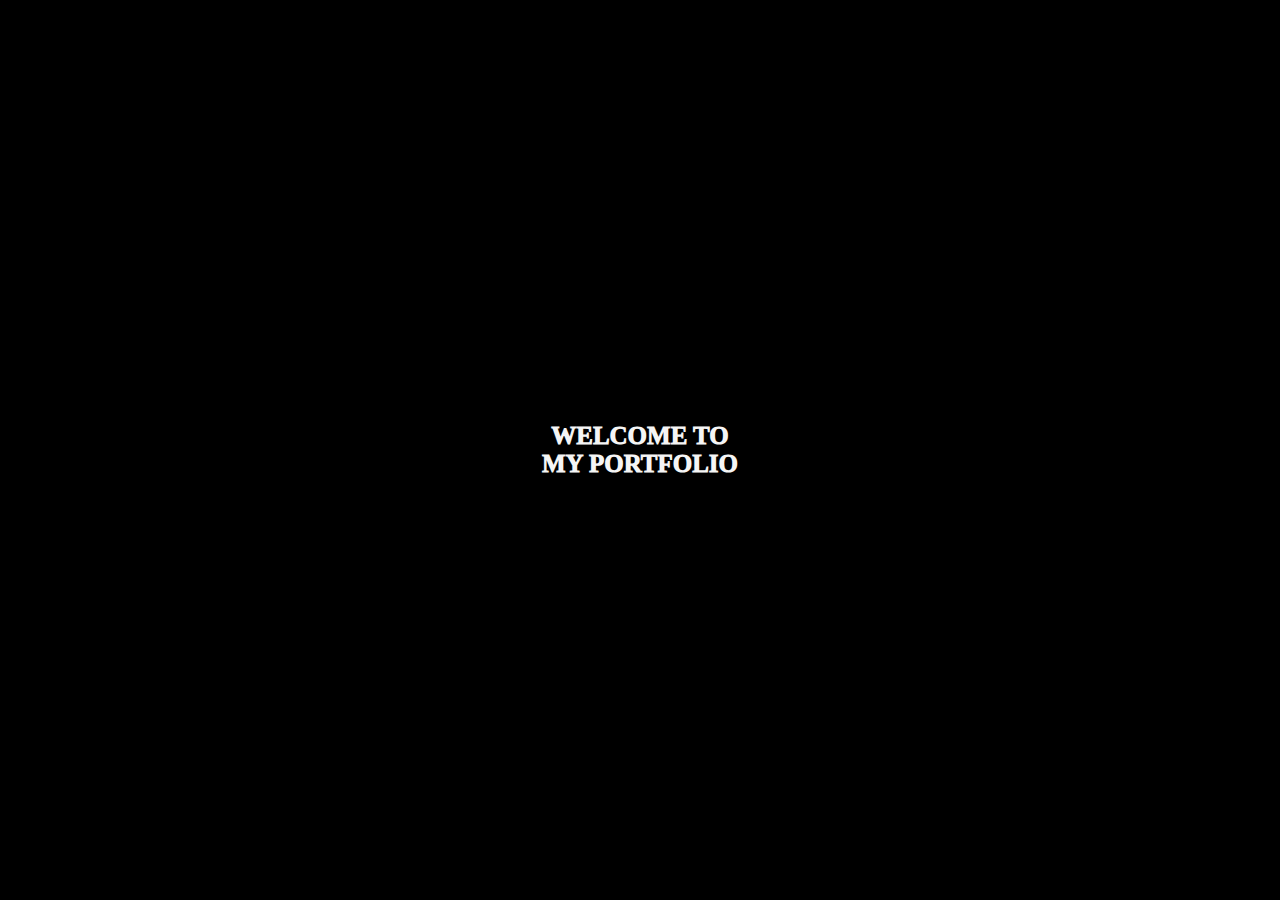
<file: index.html>
<!DOCTYPE html>
<html lang="en">

<head>
    <meta charset="UTF-8">
    <meta name="viewport" content="width=device-width, initial-scale=1.0">
    <title>Dheeraj Dave Portfolio</title>
    <link rel="stylesheet" href="style.css">
    <link rel="icon" href="unnamed.png">
    <link rel="stylesheet" href="https://cdnjs.cloudflare.com/ajax/libs/font-awesome/6.5.1/css/all.min.css"
        integrity="sha512-DTOQO9RWCH3ppGqcWaEA1BIZOC6xxalwEsw9c2QQeAIftl+Vegovlnee1c9QX4TctnWMn13TZye+giMm8e2LwA=="
        crossorigin="anonymous" referrerpolicy="no-referrer" />
    <link rel="stylesheet" href="media.css">
</head>

<body>

    <div class="preloader">
        <div class="loader">WELCOME TO <br>MY PORTFOLIO</div>
    </div>
    <div class="main">
        <div class="nav">
            <ul class="logo">
                <a href="#">
                    <span>D</span>heeraj
                </a>
            </ul>
            <div class="nav-toggler">
                <i class="fas fa-bars"></i>
            </div>
            <div class="navbar">
                <ul>
                    <li class="hide"><a href="#home" class="active">Home</a></li>
                    <li><a href="#about" class="abouthide">About</a></li>
                    <li><a href="#portfolio">Portfolio</a></li>
                    <li><a href="#contact">Contact</a></li>
                </ul>
            </div>
        </div>

        <!-- ----------home section------- -->
        <div class="main-content">
            <section class="home section" id="home">
                <div class="container padding-15">
                    <div class="socialicon ">
                        <a href="https://www.instagram.com/dheerdavee/?igsh=bnZ4aG5qZXRuYmht#" target="_blank"><i
                                class="fa-brands fa-instagram"></i></a>
                        <a href="https://www.linkedin.com/in/dheeraj-dave-472398279/" target="_blank"><i
                                class="fa-brands fa-linkedin"></i></a>
                        <a href="https://github.com/dhirz10" target="_blank"><i
                                class="fa-brands fa-github"></i></a>
                    </div>
                    <div class="information">
                        <h3>Hello, I Am</h3>
                        <h1>Dheeraj Dave</h1>
                        <p>Web Designer | Developer</p>
                    </div>
                    <div class="resume btn padding-15"><a href="dheeraj-dave.pdf" target="_blank" download>Download CV</a>
                    </div>
                </div>
                <div class="profileimage">
                    <img src="image/me3.jpg" alt="">
                </div>
            </section>

            <!-- ----------about section-------- -->
            <section class="about section" id="about">
                <div class="container padding-15">
                    <div class="row">
                        <div class="section-title">
                            <h2>About Me</h2>
                        </div>
                        <div class="row">
                            <div class="about-content">
                                <div class="row">
                                    <div class="about-self">
                                        <h1>My Name Is Dheeraj Dave</h1>
                                        <p>I'm a passionate and creative Web Designer & Developer, starting my journey in the world of web development and design. With a strong foundation in design tools like Figma, Adobe XD, and Photoshop, I bring modern UI ideas to life. On the development side, I'm skilled in HTML, CSS, JavaScript, jQuery, Bootstrap, Tailwind CSS, and WordPress. I enjoy building responsive, user-friendly websites.</p>
                                    </div>
                                </div>
                                <div class="row">
                                    <div class="personalinfo">
                                        <h3>Personal Info</h3>
                                        <div class="row">
                                            <div class="info">
                                                <p>Birdhday : <span>10, July 2004</span></p>
                                            </div>
                                            <div class="info">
                                                <p>Age : <span>21</span></p>
                                            </div>
                                            <div class="info">
                                                <p>Email ID : <span>davedheeraj6@gmail.com</span></p>
                                            </div>
                                            <div class="info">
                                                <p>Mobile Num : <span>8114471413</span></p>
                                            </div>
                                            <div class="info">
                                                <p>Address : <span>Ekaksh Elegance, Hathijan,Ahemdabad,
                                                        GJ</span></p>
                                            </div>
                                            <div class="info">
                                                <p>City : <span>Ahmedabad</span></p>
                                            </div>
                                        </div>
                                    </div>
                                    <div class="skills">
                                        <h3>skills</h3>
                                        <div class="row padding-15">
                                            <div class="skillsitem">
                                                <h5>HTML</h5>
                                                <div class="progress">
                                                    <div class="progressbar" style="width: 90%;">
                                                    </div>
                                                    <div class="skillpercentage">
                                                        90%
                                                    </div>
                                                </div>
                                            </div>
                                            <div class="skillsitem">
                                                <h5>CSS</h5>
                                                <div class="progress">
                                                    <div class="progressbar" style="width: 85%;">
                                                    </div>
                                                    <div class="skillpercentage">
                                                        85%
                                                    </div>
                                                </div>
                                            </div>
                                            <div class="skillsitem">
                                                <h5>JS</h5>
                                                <div class="progress">
                                                    <div class="progressbar" style="width: 80%;">
                                                    </div>
                                                    <div class="skillpercentage">
                                                        80%
                                                    </div>
                                                </div>
                                            </div>
                                            <div class="skillsitem">
                                                <h5>Photoshop</h5>
                                                <div class="progress">
                                                    <div class="progressbar" style="width: 80%;">
                                                    </div>
                                                    <div class="skillpercentage">
                                                        80%
                                                    </div>
                                                </div>
                                            </div>
                                            <div class="skillsitem">
                                                <h5>Figma</h5>
                                                <div class="progress">
                                                    <div class="progressbar" style="width: 80%;">
                                                    </div>
                                                    <div class="skillpercentage">
                                                        80%
                                                    </div>
                                                </div>
                                            </div>
                                            <div class="skillsitem">
                                                <h5>Adobe XD</h5>
                                                <div class="progress">
                                                    <div class="progressbar" style="width: 75%;">
                                                    </div>
                                                    <div class="skillpercentage">
                                                        75%
                                                    </div>
                                                </div>
                                            </div>

                                        </div>
                                    </div>
                                </div>
                            </div>
                        </div>
                    </div>
                </div>
            </section>
            <!-- ----------portfolio section-------  -->
            <section class="portfolio section" id="portfolio">
                <div class="portcontainer padding-15">
                    <div class="row">
                        <div class="section-title">
                            <h2>Portfolio</h2>
                        </div>
                        <div class="row">
                            <div class="portcontent">
                                <div class="row">
                                    <div class="project-gallery">
                                        <div class="site1">
                                            <a href="flex/index.html" target="_blank"><img src="image/flex.png"
                                                    alt="">
                                                <h3>FLEX</h3>
                                            </a>
                                        </div>

                                        <div class="site1">
                                            <a href="grid/Coffee Website/index.html" target="_blank"><img src="image/grid.png" alt="">
                                                <h3>grid</h3>
                                            </a>
                                        </div>
                                        <div class="site1">
                                            <a href="Bootstrap/index.html" target="_blank"><img src="image/bootstrap.png" alt="">
                                                <h3 style="left: 40px;">bootstrap</h3>
                                            </a>
                                        </div>
                                        
                                    </div>
                                </div>
                            </div>
                        </div>
                    </div>
                </div>
            </section>

            <!-- -----------contact section----------- -->
            <section class="contact section" id="contact">
                <div class="contact-container padding-15">
                    <div class="row">
                        <div class="section-title">
                            <h2 style="color: white;">Contact</h2>
                        </div>
                        <div class="submitform">
                            <form action="">
                                <div class="row1">
                                    <div class="input-name">
                                        <input type="text" id="name" required>
                                        <label for="name">Name</label>
                                    </div>
                                    <div class="input-name">
                                        <input type="text" id="num" required>
                                        <label for="num">Mobile Number</label>
                                    </div>
                                </div>
                                <div class="input-name">
                                    <input type="email" id="email" required>
                                    <label for="email">Email</label>
                                </div>
                                <div class="input-name">
                                    <textarea id="message" rows="6" required></textarea>
                                    <label for="email">Message</label>
                                </div>
                                <div class="btn1">
                                    <button type="submit">Send message</button>
                                </div>

                            </form>
                        </div>
                    </div>
                </div>
            </section>
        </div>
    </div>

    <script src="style.js"></script>
</body>


</html>
</file>
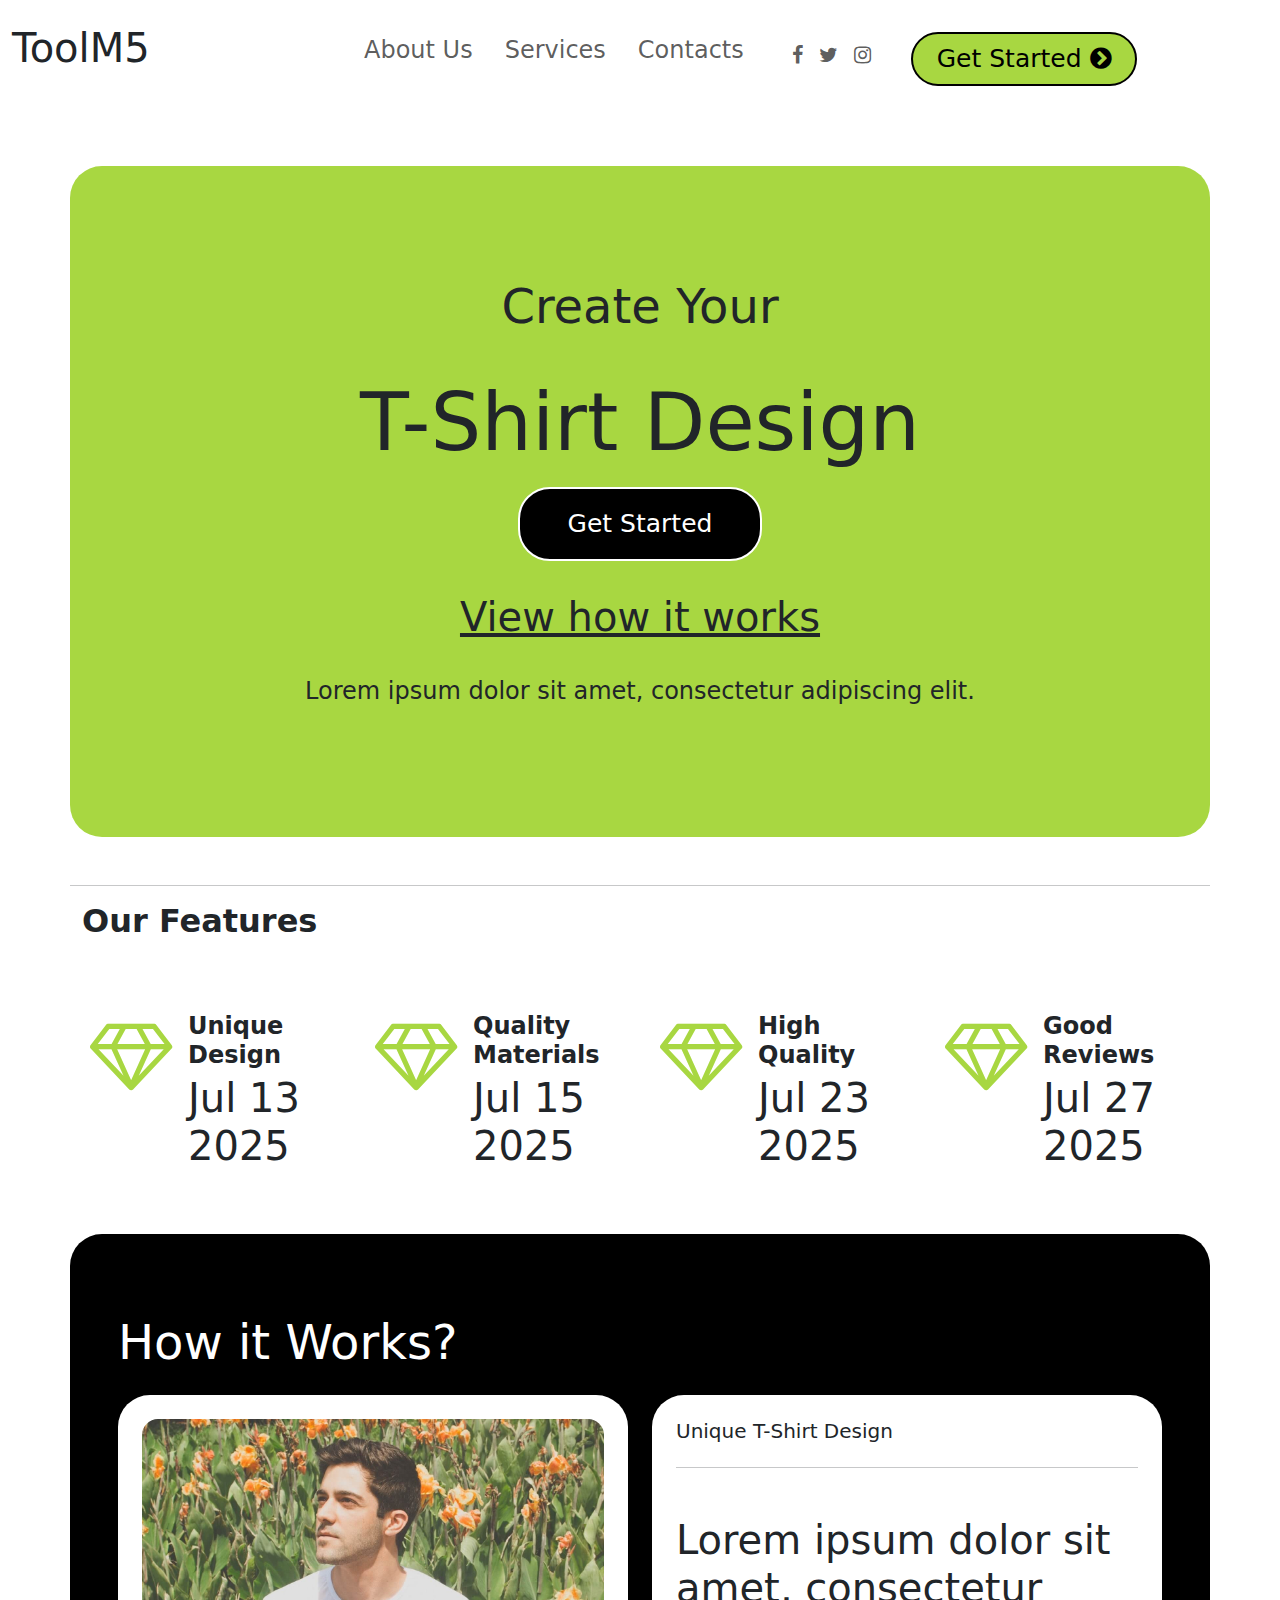
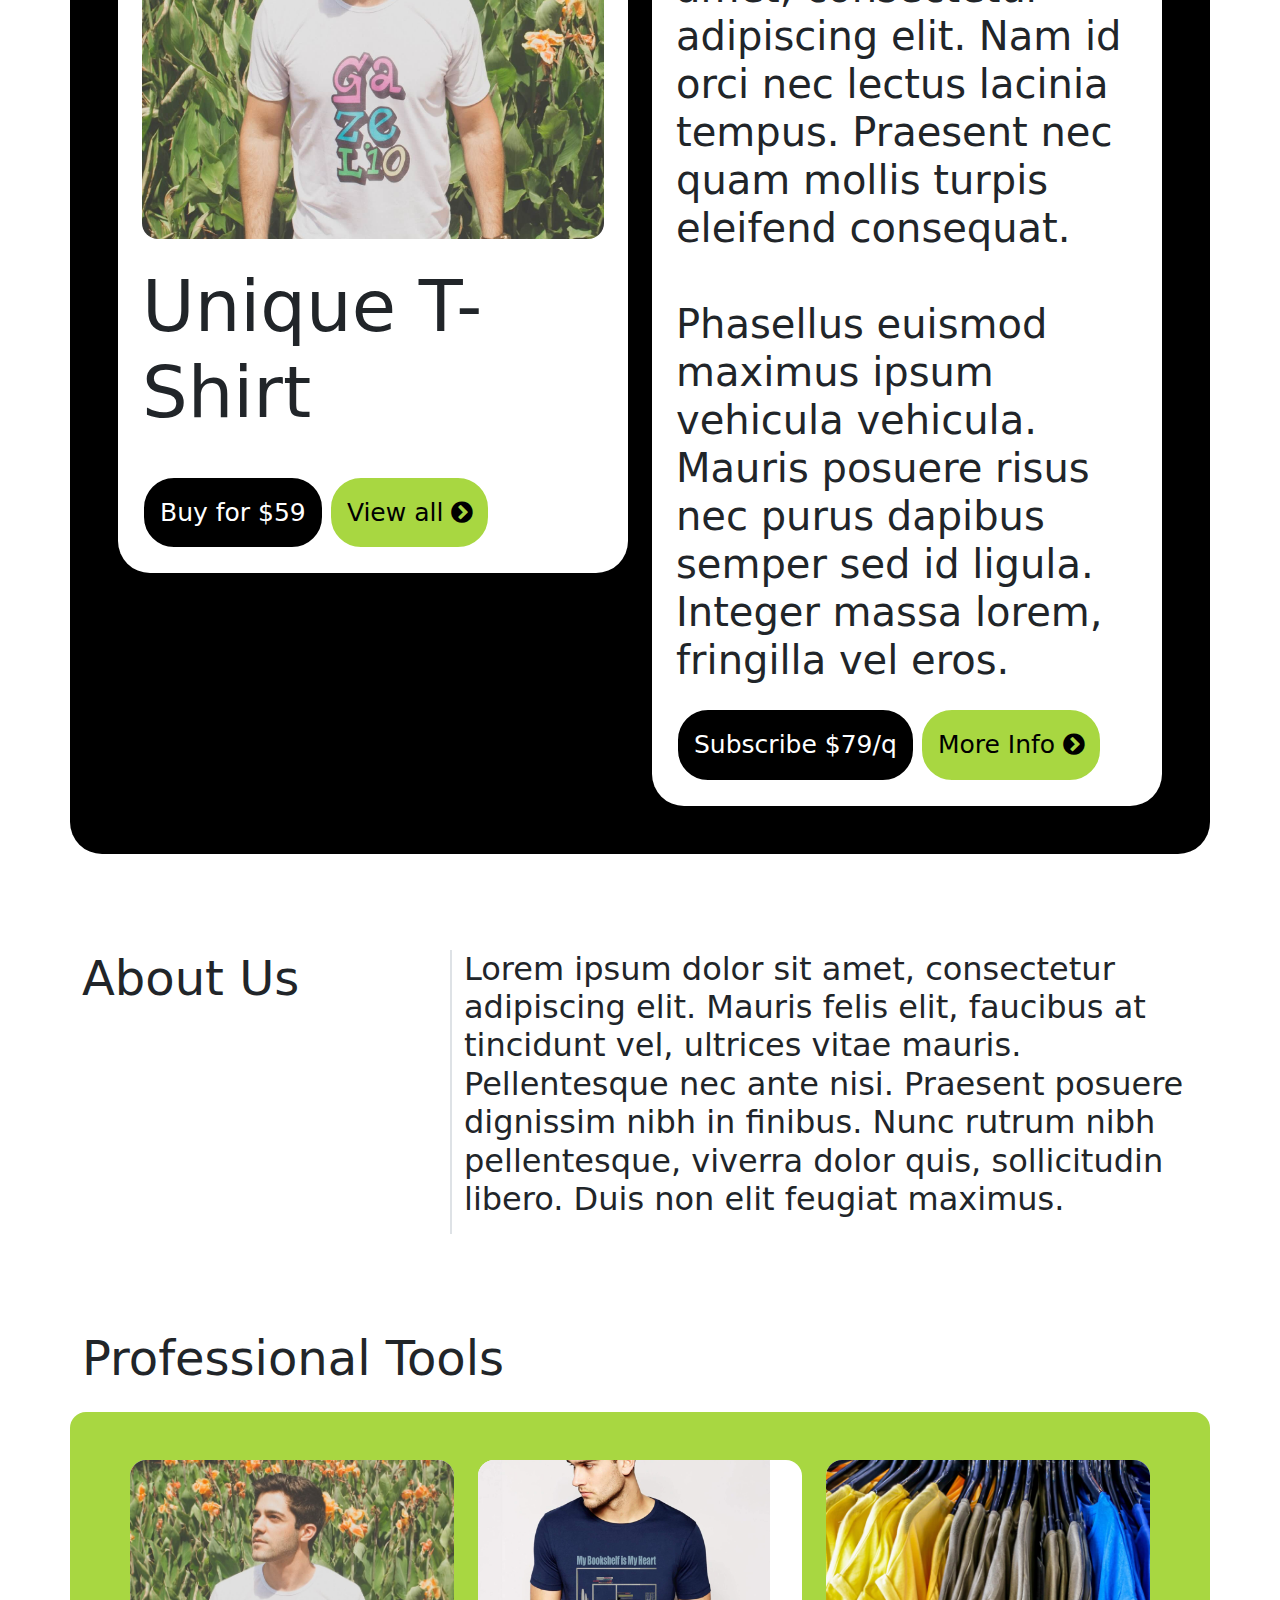
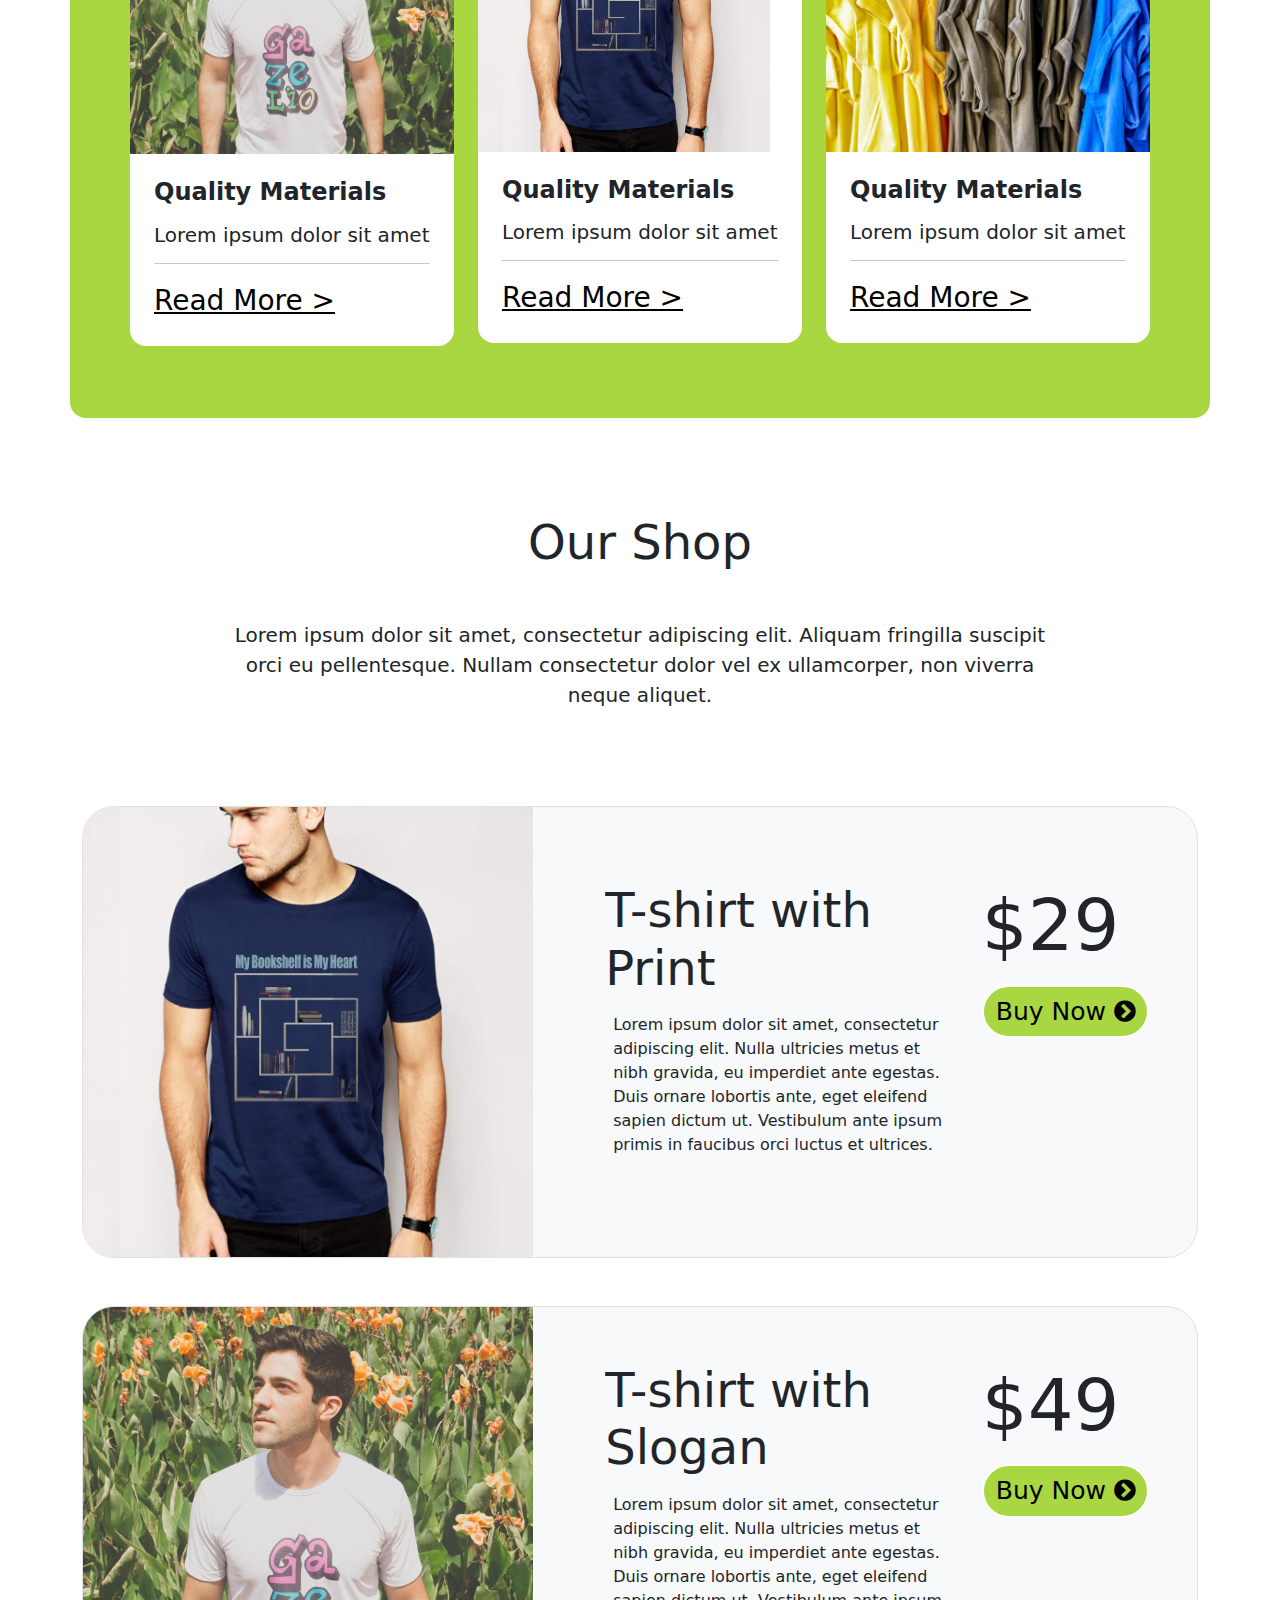
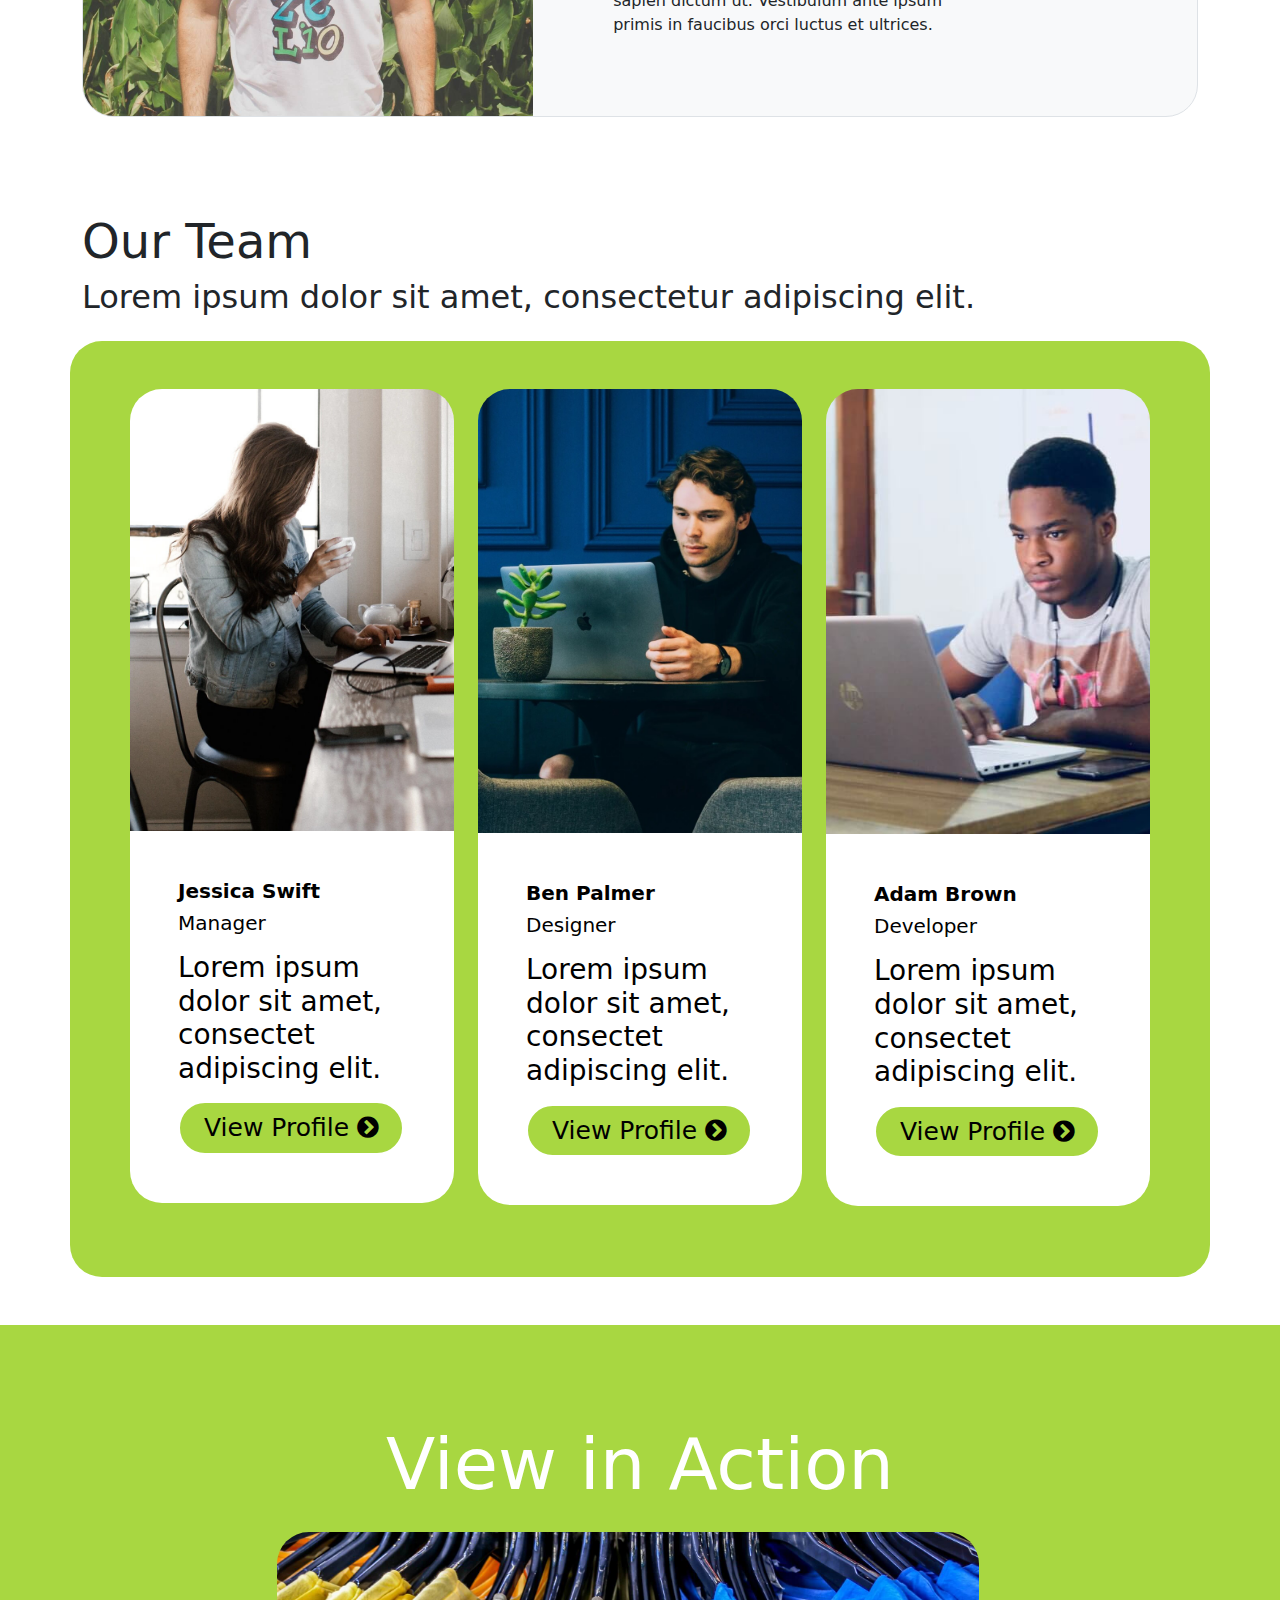
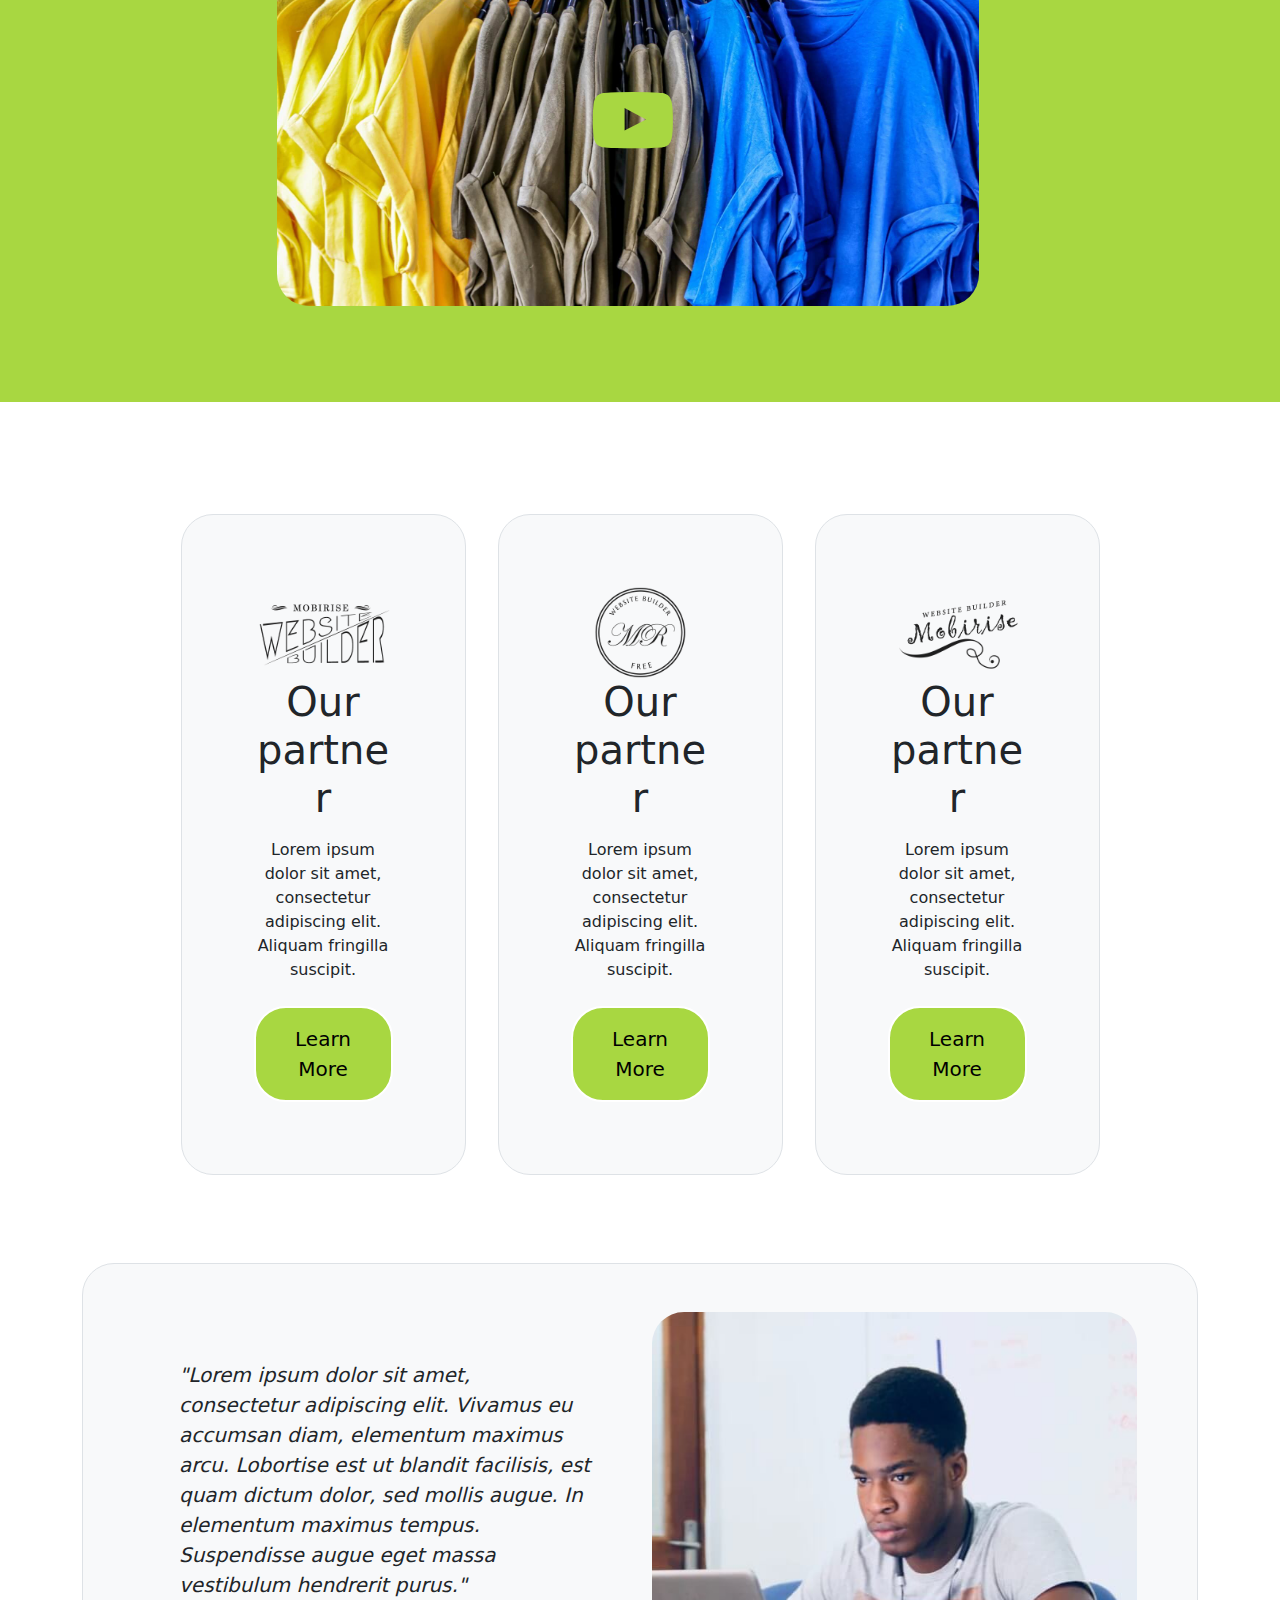
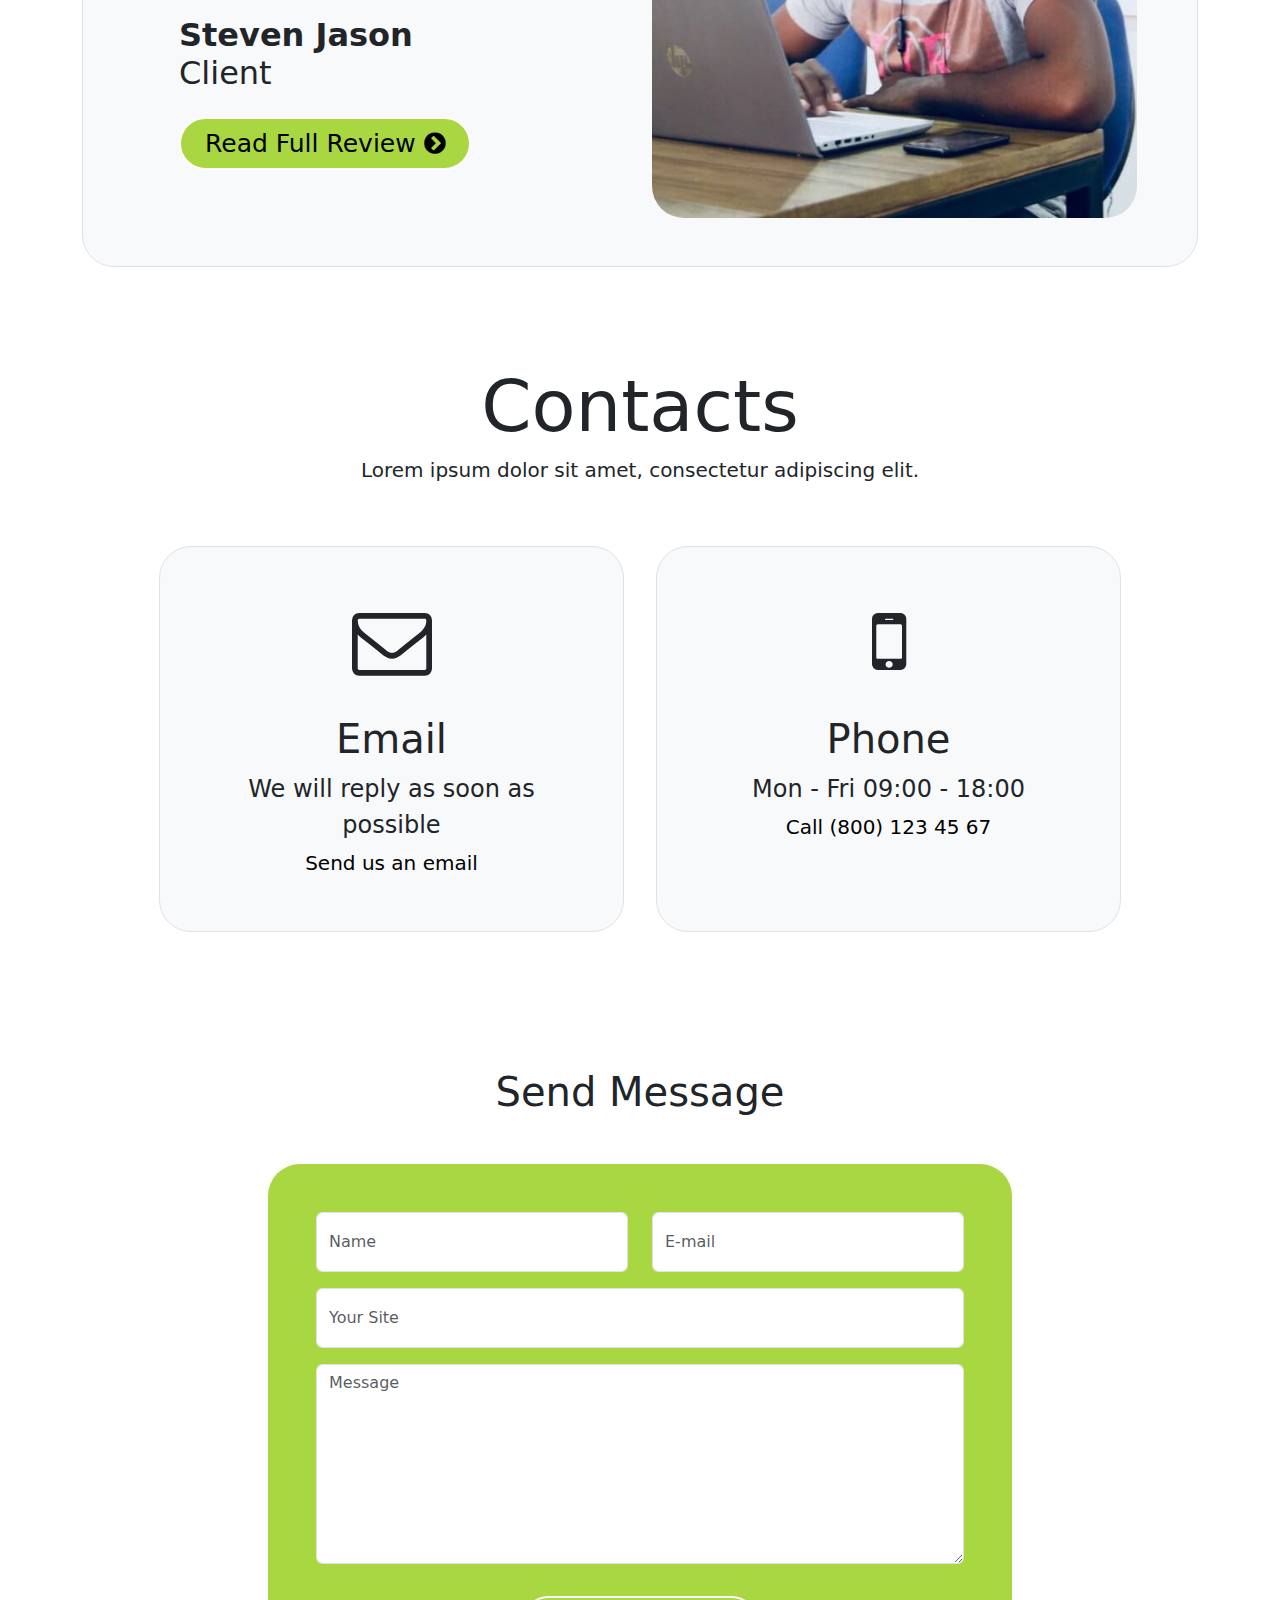
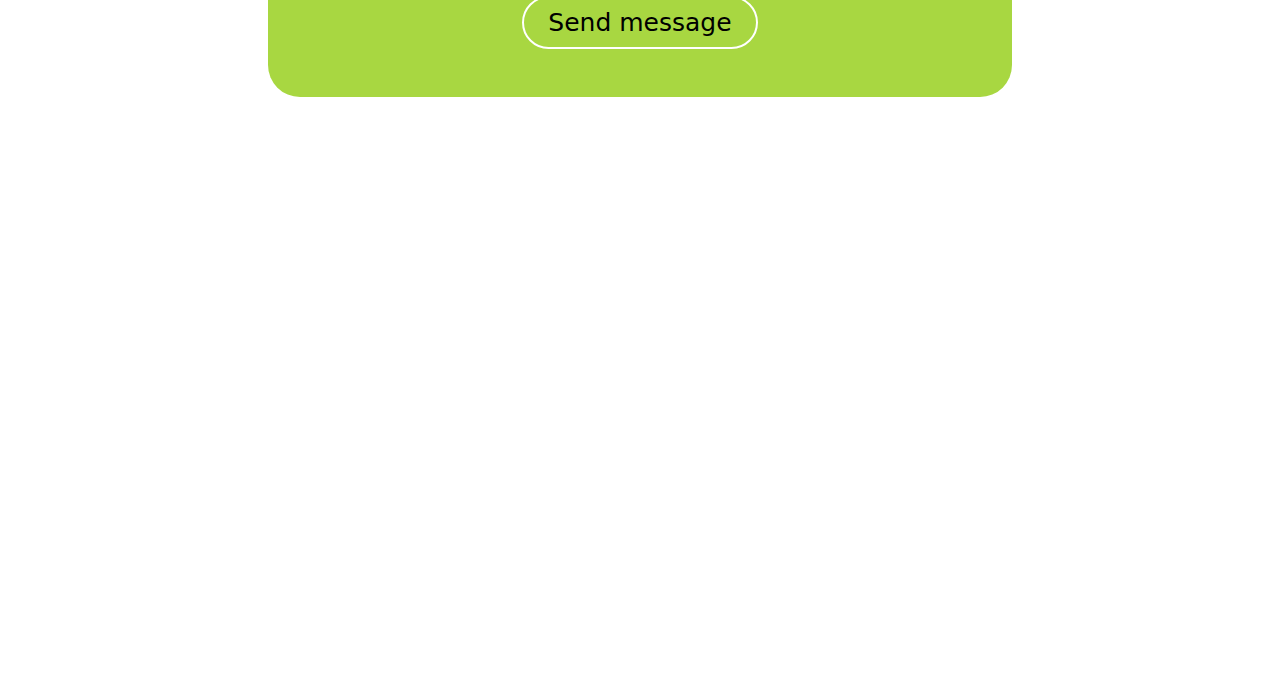
<file: Bootstrap/index.html>
<!DOCTYPE html>
<html lang="en">

<head>
    <meta charset="UTF-8">
    <meta http-equiv="X-UA-Compatible" content="IE=edge">
    <meta name="viewport" content="width=device-width, initial-scale=1.0">
    <title>T-shirt Desigen</title>
    <link href="https://cdn.jsdelivr.net/npm/bootstrap@5.2.3/dist/css/bootstrap.min.css" rel="stylesheet">
    <script src="https://cdn.jsdelivr.net/npm/bootstrap@5.2.3/dist/js/bootstrap.bundle.min.js"></script>
    <link rel="stylesheet" href="style.css">
    <link rel="stylesheet" href="https://cdnjs.cloudflare.com/ajax/libs/font-awesome/4.7.0/css/font-awesome.min.css">
</head>

<body>
    
    <section>
        <div class="main container-fluid">
            <div class="row">
                <div class="nav1 col-3 py-4 ">
                    <a class="navbar-brand h1 fs-1 " href="#">ToolM5</a>
                </div>
                <div class="nav2 col-9 p-3  ">
                    <nav class="navbar navbar-expand-lg navbar-expand-md">
                        <div class="container text-sm-end">
                            <button class="navbar-toggler " type="button" data-bs-toggle="collapse"
                                data-bs-target="#collapsibleNavbar">
                                <span class="navbar-toggler-icon "></span>
                            </button>
                            <div class="collapse navbar-collapse text-center " id="collapsibleNavbar">
                                <ul class="navbar-nav nav-dropdown ">
                                    <li class="nav-item ">
                                        <a class="nav-link fs-4  mx-xl-2  my-auto mx-lg-0 text-sm-center" href="#">About Us</a>
                                    </li>
                                    <li class="nav-item">
                                        <a class="nav-link fs-4  mx-xl-2 my-auto mx-lg-0 text-sm-center" href="#">Services</a>
                                    </li>
                                    <li class="nav-item">
                                        <a class="nav-link fs-4  mx-xl-2 my-auto mx-lg-0 text-sm-center" href="#">Contacts</a>
                                    </li>
                                    <li class="nav-item ">
                                        <ul class="navbar-nav d-sm-flex py-2 flex-row mx-lg-0  justify-content-sm-center ">
                                            <li class="nav-item ps-4">
                                                <a class="nav-link fs-5" href="#"><i class="fa fa-facebook"
                                                        aria-hidden="true"></i></a>
                                            </li>
                                            <li class="nav-item  fs-5">
                                                <a class="nav-link" href="#"><i class="fa fa-twitter "
                                                        aria-hidden="true"></i></a>
                                            </li>
                                            <li class="nav-item fs-5">
                                                <a class="nav-link" href="#"><i class="fa fa-instagram"
                                                        aria-hidden="true"></i></a>
                                            </li>
                                        </ul>
                                    </li>
                                    <li class="nav-item">
                                        <a class="nav-link text-sm-center" href="#">
                                            <span class="btn  rounded-5 px-4 mx-4 text-black " style="background-color: rgba(168,215,65,255);border: 2px solid black">Get
                                                Started <span><i class="fa fa-chevron-circle-right justify-content-sm-center" aria-hidden="true"></i></span></span>
                                        </a>
                                    </li>
                                </ul>
                            </div>
                        </div>
                    </nav>
                </div>
            </div>
        </div>
    </section>

    <section>
        <div class="container mt-5">
            <!-- <div class="row row-bg justify-content-center">
                <div class="col-12 col-md-12 col-lg-8">
                    <div class="text-wrapper align-left">
                        <h1 class="mbr-section-title align-left mbr-fonts-style mb-4 display-5">Create your</h1>
                        <p class="mbr-text align-left mbr-fonts-style display-1">T-Shirt Design</p> 
                    </div>
                </div>
            </div> -->
            <div class="row bg1 row-bg justify-content-center rounded-5 text-center py-5">
                <div class="col-12 col-md-12 col-lg-8 py-5">
                    <h1 class="align-left mb-4 display-5 pt-3">Create Your</h1>
                    <p class="mbr-text align-left display-1 pt-3">T-Shirt Design</p>
                    <!-- <div class="mbr-section-btn mt-4">
                        <a href="" class="btn btn-lg btn-block display-7">Get Started</a>
                    </div> -->
                    <button type="button" id="button" class="btn py-3 rounded-5 p-3 px-5">Get Started</button>
                    <p class="mbr-text2 ali
                     pt-3 mbr-fonts-style display-6 my-3">
                        <strong><ins>View how it works</ins></strong>
                    </p>
                    <p class="mbr-text3 align-left py-3 mbr-fonts-style fs-4">
                        Lorem ipsum dolor sit amet, consectetur adipiscing elit.</p>
                </div>

            </div>
        </div>
    </section>

    <section>
        <div class="container mt-5 mb-5">
            <div class="row justify-content-center">
                <hr>
                <div class="col-12 mb-5">
                    <h2 class=""><strong> Our Features</strong></h2>
                </div>
                <div class="card col-12 col-md-6 col-lg-3">
                    <div class="card-wrapper d-flex flex-row mt-3 mb-3">
                        <div class="iconfont-wrapper display-2 ms-2 me-3">
                            <i id="icon" class="fa fa-diamond" aria-hidden="true"></i>
                        </div>
                        <div class="card-box">
                            <h4 class="card-title mbr-fonts-style mb-1 display-7"><strong>Unique Design</strong></h4>
                            <h5 class="card-text mbr-fonts-style display-6">Jul 13 2025</h5>
                        </div>
                    </div>
                </div>
                <div class="card col-12 col-md-6 col-lg-3">
                    <div class="card-wrapper d-flex flex-row mt-3 mb-3">
                        <div class="iconfont-wrapper display-2 ms-2 me-3">
                            <i id="icon" class="fa fa-diamond" aria-hidden="true"></i>
                        </div>
                        <div class="card-box">
                            <h4 class="card-title mbr-fonts-style mb-1 display-7"><strong>Quality Materials</strong>
                            </h4>
                            <h5 class="card-text mbr-fonts-style display-6">Jul 15 2025</h5>
                        </div>
                    </div>
                </div>
                <div class="card col-12 col-md-6 col-lg-3">
                    <div class="card-wrapper d-flex flex-row mt-3 mb-3">
                        <div class="iconfont-wrapper display-2 ms-2 me-3">
                            <i id="icon" class="fa fa-diamond" aria-hidden="true"></i>
                        </div>
                        <div class="card-box">
                            <h4 class="card-title mbr-fonts-style mb-1 display-7"><strong>High Quality</strong></h4>
                            <h5 class="card-text mbr-fonts-style display-6">Jul 23 2025</h5>
                        </div>
                    </div>
                </div>
                <div class="card col-12 col-md-6 col-lg-3">
                    <div class="card-wrapper d-flex flex-row mt-3 mb-3">
                        <div class="iconfont-wrapper display-2 ms-2 me-3">
                            <i id="icon" class="fa fa-diamond" aria-hidden="true"></i>
                        </div>
                        <div class="card-box">
                            <h4 class="card-title mbr-fonts-style mb-1 display-7"><strong>Good Reviews</strong></h4>
                            <h5 class="card-text mbr-fonts-style display-6">Jul 27 2025</h5>
                        </div>
                    </div>
                </div>
            </div>
        </div>
    </section>

    <section class="pb-5">
        <div class="container bg-black rounded-5 p-5">
            <div class="row justify-content-center row-bg mt-4 ">
                <div class="col-12 pb-4">
                    <h4 class="display-5 text-white pt-2 mb-0 align-left">How it Works?</h4>
                </div>

                <div class="col-12 md-pb col-md-12 col-lg-6 first">
                    <div class="card item-wrapper p-4 rounded-5">
                        <div class="item-img">
                            <img class="rounded-4" src="img/pic1.jpeg" alt="" height="100%" width="100%">
                        </div>
                        <div class="item-content">
                            <h5 class="item-title align-left mt-4 mb-3 mbr-fonts-style display-2">Unique T-Shirt</h5>
                        </div>

                        <div class="mbr-section-btn pt-4 mb-0 align-right"><a href=""
                                class="btn rounded-5 p-3 item-btn btn-black-outline display-7" target="_blank">Buy for
                                $59</a>
                            <a href="" class="btn rounded-5 p-3 item-btn btn-primary display-7 buy" target="_blank">
                                <span
                                    class=""></span>View
                                all <span><i class="fa fa-chevron-circle-right" aria-hidden="true"></i></span></a>
                        </div>
                    </div>
                    <br>
                </div>
                <div class="сol-12 md-pb col-md-12 col-lg-6 first">
                    <div class="card item-wrapper rounded-5 p-4">
                        <div class="item-content">
                            <h5 class="item-title title-border align-left mb-4 mbr-fonts-style display-7">Unique T-Shirt
                                Design</h5>
                            <hr>
                            <p class="mbr-text align-left mt-5 mb-0 mbr-fonts-style display-6">Lorem ipsum dolor sit
                                amet, consectetur adipiscing elit. Nam id orci nec lectus lacinia tempus. Praesent nec
                                quam mollis turpis eleifend consequat. <br><br>Phasellus euismod maximus ipsum vehicula
                                vehicula. Mauris posuere risus nec purus dapibus semper sed id ligula. Integer massa
                                lorem, fringilla vel eros.</p>
                        </div>
                        <div class="item-content ">

                            <div class="mbr-section-btn pt-4 mb-0 align-right"><a href=""
                                    class="btn rounded-5 p-3 item-btn btn-black-outline display-7"
                                    target="_blank">Subscribe $79/q</a>
                                <a href="" class="btn rounded-5 p-3 item-btn btn-primary display-7 buy"
                                    target="_blank"><span
                                        class="mobi-mbri mobi-mbri-arrow-next mbr-iconfont mbr-iconfont-btn"></span>More
                                    Info <span><i class="fa fa-chevron-circle-right" aria-hidden="true"></i></span></a>
                            </div>
                        </div>
                    </div>
                </div>


            </div>
        </div>
    </section>

    <section>
        <div class="container py-5">
            <div class="row justify-content-center">
                <div class="col-12 col-md">
                    <h5 class="mbr-section-title mbr-fonts-style mb-4 display-5">About Us</h5>

                </div>

                <div class="col-md-12 col-lg-8 border-2 border-start">
                    <p class="mbr-text mbr-fonts-style display-6 fs-2">Lorem
                        ipsum dolor sit amet, consectetur adipiscing elit. Mauris felis elit, faucibus at tincidunt vel,
                        ultrices vitae mauris. Pellentesque nec ante nisi. Praesent posuere dignissim nibh in finibus.
                        Nunc
                        rutrum nibh pellentesque, viverra dolor quis, sollicitudin libero. Duis non elit feugiat
                        maximus.
                    </p>
                </div>
            </div>
        </div>
    </section>

    <section>
        <div class="container py-5">
            <div class="mbr-section-head pb-4">
                <h4 class="mbr-section-title mbr-fonts-style align-left mb-0 display-5">Professional Tools</h4>
            </div>
            <div class="row row-bg justify-content-center p-5 rounded-4" id="row">
                <div class="col-12 col-md-6 col-lg-4">
                    <div class="item-wrapper rounded-4 bg-white">
                        <div class="item-img">
                            <img src="img/pic1.jpeg" alt="" height="100%" width="100%">
                        </div>
                        <div class="item-content p-4">
                            <h6 class="align-left mb-3 display-7 fs-4"><strong>Quality Materials</strong></h6>
                            <h5 class="mb-2 align-left display-7 ">Lorem ipsum dolor sit amet</h5>
                            <hr>
                            <p class="display-7 mt-3 mb-0 align-left fs-3 "><a href="#" class="text-black">Read More
                                    &gt;</a></p>
                        </div>
                    </div>
                    <br>
                </div>

                <div class="col-12 col-md-6 col-lg-4">
                    <div class="item-wrapper rounded-4 bg-white">
                        <div class="item-img">
                            <img src="img/pic2.jpg" alt="" height="100%" width="90%">
                        </div>
                        <div class="item-content p-4">
                            <h6 class="align-left mb-3 display-7 fs-4"><strong>Quality Materials</strong></h6>
                            <h5 class="mb-2 align-left display-7 ">Lorem ipsum dolor sit amet</h5>
                            <hr>
                            <p class="display-7 mt-3 mb-0 align-left fs-3 "><a href="#" class="text-black">Read More
                                    &gt;</a></p>
                        </div>
                    </div>
                    <br>
                </div>

                <div class="col-12 col-md-6 col-lg-4">
                    <div class="item-wrapper rounded-4 bg-white">
                        <div class="item-img">
                            <img src="img/pic3.jpg" alt="" height="100%" width="135%">
                        </div>
                        <div class="item-content p-4">
                            <h6 class="align-left mb-3 display-7 fs-4"><strong>Quality Materials</strong></h6>
                            <h5 class="mb-2 align-left display-7 ">Lorem ipsum dolor sit amet</h5>
                            <hr>
                            <p class="display-7 mt-3 mb-0 align-left fs-3 "><a href="#" class="text-black">Read More
                                    &gt;</a></p>
                        </div>
                    </div>

                </div>

            </div>

        </div>
    </section>

    <section>
        <div class="container py5">
            <div class="row justify-content-center">
                <div class="col-md-12 col-lg-9 mt-5">

                    <h4 class="align-left text-center mbr-fonts-style mb-5 display-5">
                        Our Shop</h4>
                    <p class="mbr-text align-left text-center mb-5 mbr-fonts-style display-7 fs-5">
                        Lorem ipsum dolor sit amet, consectetur adipiscing elit. Aliquam fringilla suscipit orci eu
                        pellentesque. Nullam consectetur dolor vel ex ullamcorper, non viverra neque aliquet.</p>
                </div>
            </div>
        </div>
    </section>

    <section>
        <div class="container py-5">
            <div class="card rounded-5 border bg-light" id="item">
                <div class="card-wrapper">
                    <div class="row align-items-center">
                        <div class="col-12 col-md-5">
                            <div class="image-wrapper">
                                <img src="img/pic2.jpg" alt="Mobirise" height="100%" width="100%">
                            </div>
                        </div>
                        <div class="col-12 col-md">
                            <div class="card-box p-5">
                                <div class="row">
                                    <div class="col-md">
                                        <h6 class="card-title mbr-fonts-style display-5">T-shirt with Print</h6>
                                        <p class="mbr-text mbr-fonts-style p-2 display-7">
                                            Lorem ipsum dolor sit amet, consectetur adipiscing elit. Nulla ultricies
                                            metus
                                            et nibh gravida, eu imperdiet ante egestas. Duis ornare lobortis ante, eget
                                            eleifend sapien dictum ut. Vestibulum ante ipsum primis in faucibus orci
                                            luctus
                                            et ultrices.</p>
                                    </div>
                                    <div class="col-md-auto">
                                        <p class="price mbr-fonts-style display-2">$29</p>
                                        <div class="mbr-section-btn"><a href="https://mobiri.se"
                                                class="btn buy rounded-5 display-4"><span
                                                    class="mobi-mbri mobi-mbri-arrow-next mbr-iconfont mbr-iconfont-btn"></span>
                                                Buy Now <span><i class="fa fa-chevron-circle-right" aria-hidden="true"></i></span>
                                            </a></div>
                                    </div>
                                    <div></div>
                                </div>
                            </div>
                        </div>
                    </div>
                </div>
            </div>
            <br>
            <br>
            <div class="card rounded-5 border bg-light" id="item">
                <div class="card-wrapper">
                    <div class="row align-items-center">
                        <div class="col-12 col-md-5">
                            <div class="image-wrapper">
                                <img src="img/pic1.jpeg" alt="Mobirise" height="100%" width="100%">
                            </div>
                        </div>
                        <div class="col-12 col-md">
                            <div class="card-box p-5">
                                <div class="row">
                                    <div class="col-md">
                                        <h6 class="card-title mbr-fonts-style display-5">T-shirt with Slogan</h6>
                                        <p class="mbr-text mbr-fonts-style p-2 display-7">
                                            Lorem ipsum dolor sit amet, consectetur adipiscing elit. Nulla ultricies
                                            metus
                                            et nibh gravida, eu imperdiet ante egestas. Duis ornare lobortis ante, eget
                                            eleifend sapien dictum ut. Vestibulum ante ipsum primis in faucibus orci
                                            luctus
                                            et ultrices.</p>
                                    </div>
                                    <div class="col-md-auto">
                                        <p class="price mbr-fonts-style display-2">$49</p>
                                        <div class="mbr-section-btn"><a href="https://mobiri.se"
                                                class="btn buy rounded-5 display-4"><span
                                                    class="mobi-mbri mobi-mbri-arrow-next mbr-iconfont mbr-iconfont-btn"></span>
                                                Buy Now <span><i class="fa fa-chevron-circle-right" aria-hidden="true"></i></span>
                                            </a></div>
                                    </div>
                                    <div></div>
                                </div>
                            </div>
                        </div>
                    </div>
                </div>
            </div>

        </div>
    </section>

    <section>
        <div class="container py-5">
            <div class="mbr-section-head">
                <h4 class="mbr-section-title align-left mbr-fonts-style mb-0 display-5">
                    Our Team</h4>
                <h5 class="mbr-section-subtitle mbr-fonts-style align-left mb-0 mt-2 display-5 fs-2">Lorem ipsum dolor
                    sit amet, consectetur
                    adipiscing elit.</h5>
            </div>

            <div class="row row-bg mt-4 p-5 buy rounded-5">

                <div class="item features-image сol-12 col-md-6 col-lg-4">
                    <div class="item-wrapper rounded-5">
                        <div class="item-img">
                            <img src="img/im1.jpg" height="100%" width="100%">
                        </div>
                        <div class="item-content p-5 bg-white">
                            <h5 class="item-title mbr-fonts-style display-7"><strong>Jessica Swift</strong></h5>
                            <h6 class="item-subtitle mbr-fonts-style mt-1 display-7 fs-5">
                                Manager</h6>
                            <p class="mbr-text mbr-fonts-style mt-3 display-6 fs-3">Lorem ipsum dolor sit amet,
                                consectet
                                adipiscing elit.</p>
                            <div class="mbr-section-btn item-footer  bg-white"><a href=""
                                    class="btn buy btn-primary item-btn rounded-5 px-4 display-4" target="_blank"><span
                                        class="mobi-mbri mobi-mbri-arrow-next mbr-iconfont mbr-iconfont-btn"></span>View
                                    Profile <span><i class="fa fa-chevron-circle-right" aria-hidden="true"></i></span></a></div>
                        </div>
                    </div>
                    <br>
                </div>
                <div class="item features-image сol-12 col-md-6 col-lg-4">
                    <div class="item-wrapper rounded-5">
                        <div class="item-img">
                            <img src="img/img2.jpg" height="100%" width="110%">
                        </div>
                        <div class="item-content p-5 bg-white">
                            <h5 class="item-title mbr-fonts-style display-7"><strong>Ben Palmer</strong></h5>
                            <h6 class="item-subtitle mbr-fonts-style mt-1 display-7 fs-5">
                                Designer</h6>
                            <p class="mbr-text mbr-fonts-style mt-3 display-6 fs-3">Lorem ipsum dolor sit amet,
                                consectet
                                adipiscing elit.</p>
                            <div class="mbr-section-btn item-footer  bg-white"><a href=""
                                    class="btn buy btn-primary item-btn rounded-5 px-4 display-4" target="_blank"><span
                                        class="mobi-mbri mobi-mbri-arrow-next mbr-iconfont mbr-iconfont-btn"></span>View
                                    Profile <span><i class="fa fa-chevron-circle-right" aria-hidden="true"></i></span></a></div>
                        </div>
                    </div>
                    <br>
                </div>
                <div class="item features-image сol-12 col-md-6 col-lg-4">
                    <div class="item-wrapper rounded-5">
                        <div class="item-img">
                            <img src="img/img3.jpg" height="100%" width="138%">
                        </div>
                        <div class="item-content p-5 bg-white">
                            <h5 class="item-title mbr-fonts-style display-7"><strong>Adam Brown</strong></h5>
                            <h6 class="item-subtitle mbr-fonts-style mt-1 display-7 fs-5">
                                Developer</h6>
                            <p class="mbr-text mbr-fonts-style mt-3 display-6 fs-3">Lorem ipsum dolor sit amet,
                                consectet
                                adipiscing elit.</p>
                            <div class="mbr-section-btn item-footer  bg-white"><a href=""
                                    class="btn buy btn-primary item-btn rounded-5 px-4 display-4" target="_blank"><span
                                        class="mobi-mbri mobi-mbri-arrow-next mbr-iconfont mbr-iconfont-btn"></span>View
                                    Profile <span><i class="fa fa-chevron-circle-right" aria-hidden="true"></i></span></a></div>
                        </div>
                    </div>
                </div>

            </div>
        </div>
    </section>

    <section>
        <div class="align-center container-fluied p-5" id="row">
            <div class="row p-5">
                <div class="mbr-section-head">
                    <h4 class="mbr-section-title mbr-fonts-style text-white mb-0 display-2 text-center">
                        View in Action</h4>
                </div>
                <div class="row justify-content-center mt-4">
                    <div class="col-12 col-lg-8">
                        <div class="box rounded-5" id="box">
                            <div class="mbr-media show-modal align-center" data-modal=".modalWindow">
                                <img src="img/img4.jpeg" alt="Mobirise" height="100%" width="100%">
                                <div class="icon-wrap">
                                    <a class="display-1" id="you" href="#"><i class="fa fa-youtube-play"
                                            aria-hidden="true"></i>
                                    </a>
                                </div>
                            </div>
                        </div>
                    </div>
                </div>
            </div>

        </div>
    </section>

    <section>
        <div class="container py-5">
            <div class="row justify-content-center mt-5">

                <div class="card col-12 col-md-6 col-lg-3 rounded-5 p-5 bg-light border m-3" id="item">
                    <div class="card-wrapper p-4">
                        <div class="img-wrapper">
                            <img src="img/1.png" alt="Mobirise" height="100%" width="100%">
                        </div>
                        <div class="card-box align-center">

                            <h5 class="card-title mbr-fonts-style mb-3 fs-1 text-center">
                                Our partner
                            </h5>
                            <p class="mbr-text mbr-fonts-style mb-4 display-7 fs-6 text-center">
                                Lorem ipsum dolor sit amet, consectetur adipiscing elit. Aliquam fringilla suscipit.</p>
                            <div class="mbr-section-btn text-center mt-3"><a class="btn rounded-5 px-4 py-3 buy fs-5"
                                    href="https://mobiri.se">Learn More</a></div>
                        </div>
                    </div>
                </div>
                <div class="card col-12 col-md-6 col-lg-3 rounded-5 p-5 bg-light border m-3" id="item">
                    <div class="card-wrapper p-4">
                        <div class="img-wrapper">
                            <img src="img/2.png" alt="Mobirise" height="100%" width="100%">
                        </div>
                        <div class="card-box align-center">

                            <h5 class="card-title mbr-fonts-style mb-3 fs-1 text-center">
                                Our partner
                            </h5>
                            <p class="mbr-text mbr-fonts-style mb-4 display-7 fs-6 text-center">
                                Lorem ipsum dolor sit amet, consectetur adipiscing elit. Aliquam fringilla suscipit.</p>
                            <div class="mbr-section-btn text-center mt-3"><a class="btn rounded-5 px-4 py-3 buy fs-5"
                                    href="https://mobiri.se">Learn More</a></div>
                        </div>
                    </div>
                </div>
                <div class="card col-12 col-md-6 col-lg-3 rounded-5 p-5 bg-light border m-3" id="item">
                    <div class="card-wrapper p-4">
                        <div class="img-wrapper">
                            <img src="img/3.png" alt="Mobirise" height="100%" width="100%">
                        </div>
                        <div class="card-box align-center">

                            <h5 class="card-title mbr-fonts-style mb-3 fs-1 text-center">
                                Our partner
                            </h5>
                            <p class="mbr-text mbr-fonts-style mb-4 display-7 fs-6 text-center">
                                Lorem ipsum dolor sit amet, consectetur adipiscing elit. Aliquam fringilla suscipit.</p>
                            <div class="mbr-section-btn text-center mt-3"><a class="btn rounded-5 px-4 py-3 buy fs-5"
                                    href="https://mobiri.se">Learn More</a></div>
                        </div>
                    </div>
                </div>



            </div>
        </div>
    </section>

    <section>
        <div class="container p-4">
            <div id="item" class="row row-bg bg-light border rounded-5 justify-content-center p-5">

                <div class="col-12 md-pb col-md-12 col-lg-6 p-5">
                    <div class="text-wrapper">

                        <p class="mbr-text align-left mbr-fonts-style display-7 fs-5"><em>"Lorem ipsum dolor sit amet,
                                consectetur
                                adipiscing elit.
                                Vivamus eu accumsan diam, elementum maximus arcu. Lobortise est ut blandit facilisis,
                                est
                                quam dictum dolor, sed mollis augue. In elementum maximus tempus. Suspendisse augue eget
                                massa vestibulum hendrerit purus."</em><br></p>
                        <h2 class="mbr-section-title align-left mbr-fonts-style mb-4 display-7"><strong>Steven
                                Jason</strong><br>Client</h2>
                        <div class="mbr-section-btn mt-4"><a class="btn buy display-7 rounded-5 px-4"
                                href="https://mobiri.se"><span
                                    class="mobi-mbri mobi-mbri-arrow-next mbr-iconfont mbr-iconfont-btn"></span>Read
                                Full
                                Review <span><i class="fa fa-chevron-circle-right" aria-hidden="true"></i></span></a></div>
                    </div>

                </div>
                <div class="col-12 col-md-12 col-lg-6 image-wrapper ">
                    <img class="w-100 rounded-5" src="img/img5.jpg" alt="Mobirise" height="100%" width="100%">
                </div>

            </div>
        </div>
    </section>

    <section>
        <div class="container p-4 my-5">
            <div class="mbr-section-head pb-4">
                <h3 class="mbr-section-title mbr-fonts-style mb-0 display-2 text-center">Contacts
                </h3>
                <h4 class="mbr-section-subtitle mbr-fonts-style align-center mb-0 mt-2 display-7 fs-5 text-center">Lorem
                    ipsum dolor sit amet, consectetur
                    adipiscing elit.</h4>
            </div>
            <div class="row justify-content-center my-4">
                <div id="item" class="card col-12 col-lg-5 rounded-5 bg-light border p-5 m-3">
                    <div class="card-wrapper">
                        <div class="card-box align-center">
                            <div class="image-wrapper text-center display-1">
                                <i class="fa fa-envelope-o" aria-hidden="true"></i>
                                <!-- <span class="mbr-iconfont mobi-mbri-letter mobi-mbri" style="color: rgb(53, 53, 53); fill: rgb(53, 53, 53);"></span> -->
                            </div>
                            <h4 class="card-title mbr-fonts-style text-center mt-4 fs-1">
                                Email
                            </h4>
                            <p class="mbr-text mbr-fonts-style mb-2 display-7 fs-4 text-center">
                                We will reply as soon as possible</p>
                            <h5 class="link mbr-fonts-style display-7 text-center"><a href="mailto:info@site.com"
                                    class="text-black" style="text-decoration: none;">Send us an
                                    email</a>
                            </h5>
                        </div>
                    </div>
                </div>
                <div id="item" class="card col-12 col-lg-5 rounded-5 bg-light border p-5 m-3">
                    <div class="card-wrapper">
                        <div class="card-box align-center">
                            <div class="image-wrapper text-center display-1">
                                <i class="fa fa-mobile" aria-hidden="true"></i>

                                <!-- <span class="mbr-iconfont mobi-mbri-letter mobi-mbri" style="color: rgb(53, 53, 53); fill: rgb(53, 53, 53);"></span> -->
                            </div>
                            <h4 class="card-title mbr-fonts-style text-center mt-4 fs-1">
                                Phone
                            </h4>
                            <p class="mbr-text mbr-fonts-style mb-2 display-7 fs-4 text-center">
                                Mon - Fri 09:00 - 18:00</p>
                            <h5 class="link mbr-fonts-style display-7 text-center"><a href="mailto:info@site.com"
                                    class="text-black" style="text-decoration: none;">Call (800) 123 45 67
                                </a>
                            </h5>
                        </div>
                    </div>
                </div>

            </div>
        </div>
    </section>

    <section>
        <div class="container p-4">
            <div class="mbr-section-head text-center mb-5">
                <h3 class="mbr-section-title mbr-fonts-style align-center mb-0 fs-1">Send Message</h3>

            </div>
            <div class="row justify-content-center mt-5">
                <div class="col-lg-8 mx-auto p-5 rounded-5 buy" data-form-type="formoid">
                    <!--Formbuilder Form-->
                    <form class="mbr-form form-with-styler" data-form-title="Form Name"><input type="hidden"
                            name="email" data-form-email="true">
                        <div class="dragArea row">
                            <div class="col-md col-sm-12 form-group mb-3" data-for="name">
                                <input type="text" name="name" placeholder="Name" data-form-field="name"
                                    class="form-control display-7" value="" id="name-form01-7">
                            </div>
                            <div class="col-md col-sm-12 form-group mb-3" data-for="email">
                                <input type="email" name="email" placeholder="E-mail" data-form-field="email"
                                    class="form-control display-7" value="" id="email-form01-7">
                            </div>
                            <div data-for="url" class="col-12 form-group mb-3">
                                <input type="url" name="url" placeholder="Your Site" data-form-field="url"
                                    class="form-control display-7" value="" id="url-form01-7">
                            </div>
                            <div data-for="textarea" class="col-12 form-group mb-3">
                                <textarea name="textarea" placeholder="Message" data-form-field="textarea"
                                    class="form-control display-7" id="textarea-form01-7"></textarea>
                            </div>
                            <div class="col-lg-12 col-md-12 col-sm-12 text-center mt-3 mbr-section-btn"><button
                                    type="submit" class="btn buy rounded-5 px-4 display-4">Send message</button>
                            </div>
                        </div>
                    </form>
                    <!--Formbuilder Form-->
                </div>
            </div>
        </div>
    </section>

    <section>
        <div class="container-fluied mt-5">
            <iframe
                src="https://www.google.com/maps/embed?pb=!1m18!1m12!1m3!1d387193.3059729384!2d-74.25986816097694!3d40.69714941285065!2m3!1f0!2f0!3f0!3m2!1i1024!2i768!4f13.1!3m3!1m2!1s0x89c24fa5d33f083b%3A0xc80b8f06e177fe62!2z4Kqo4KuN4Kqv4KuCIOCqr-Cri-CqsOCrjeCqlSDgqrjgq4Dgqp_gq4AsIOCqqOCrjeCqr-CrgiDgqq_gq4ngqrDgq43gqpUsIOCquOCqguCqr-CrgeCqleCqpCDgqrDgqr7gqpzgq43gqq8g4KqF4Kqu4KuH4Kqw4Kq_4KqV4Kq-!5e0!3m2!1sgu!2sin!4v1678860388746!5m2!1sgu!2sin"
                width="100%" height="500" style="border:0;" allowfullscreen="" loading="lazy"
                referrerpolicy="no-referrer-when-downgrade"></iframe>
        </div>
    </section>
</body>

</html>
</file>
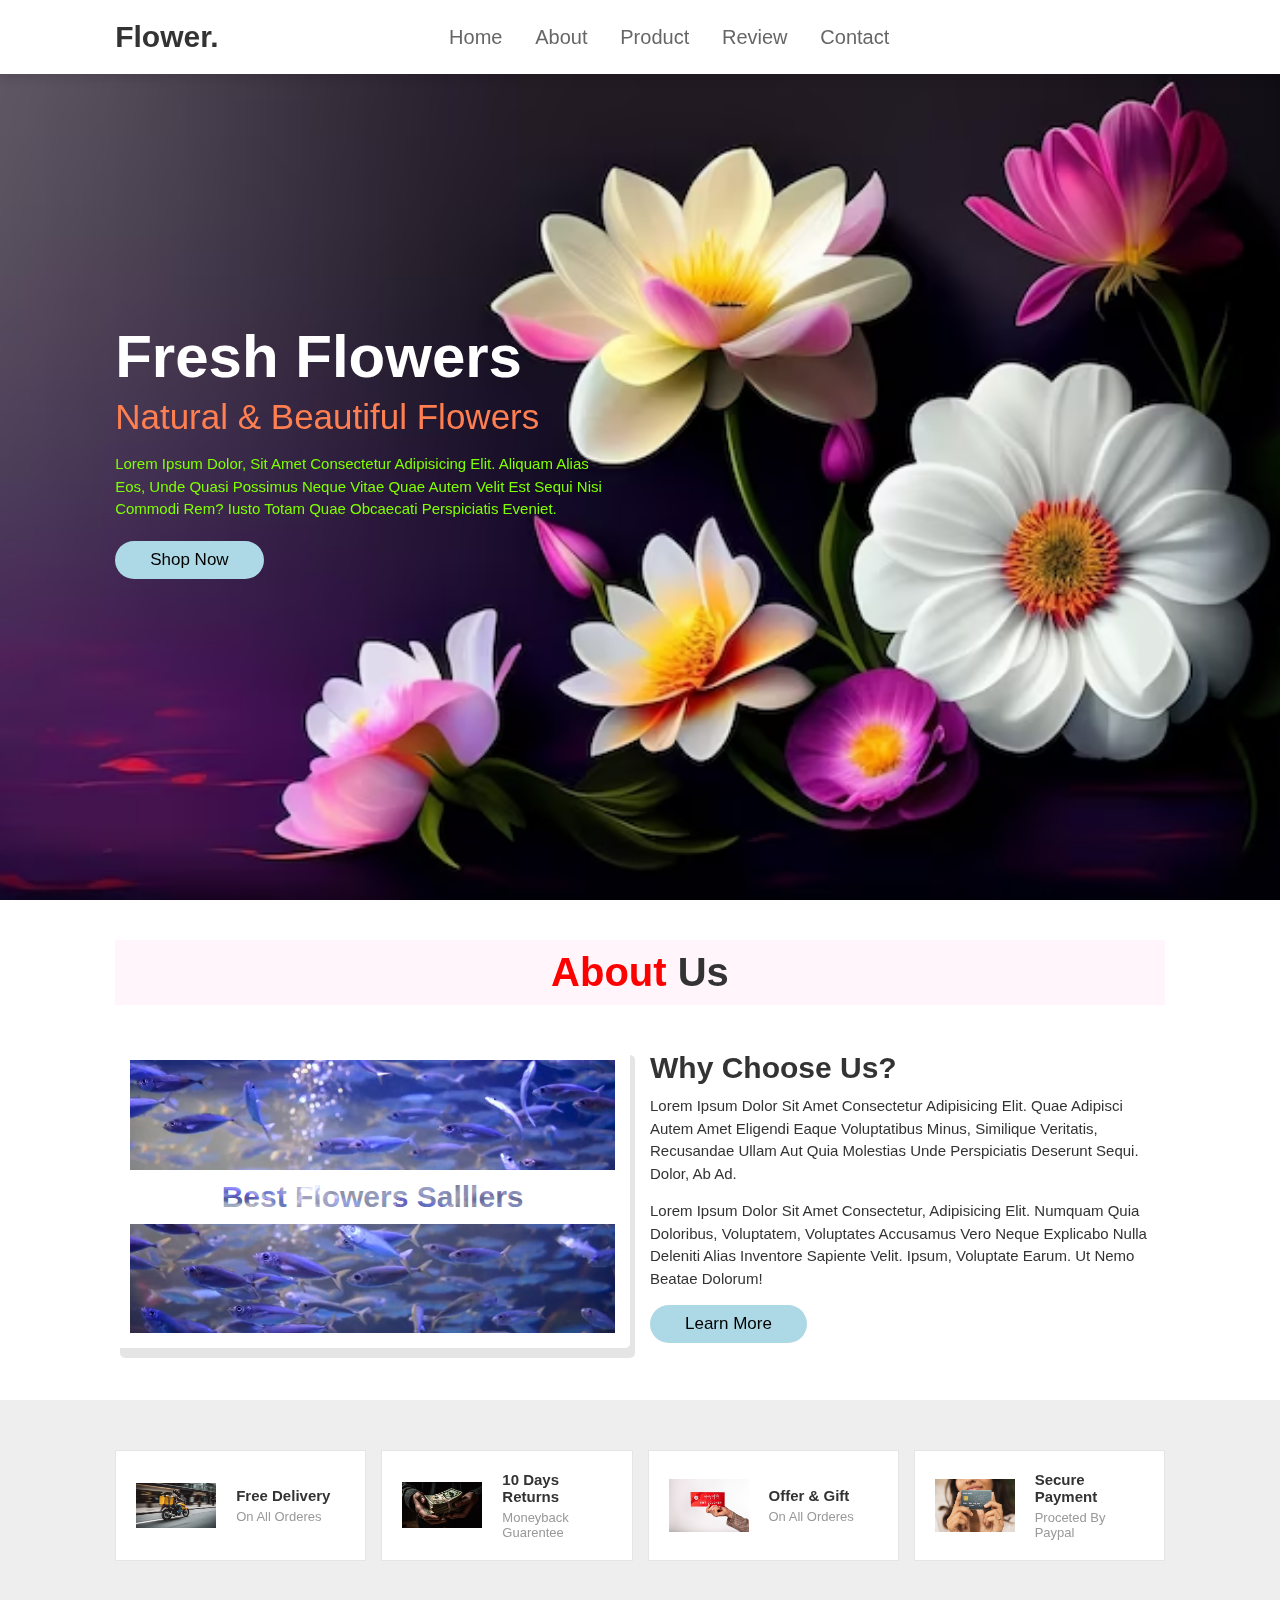
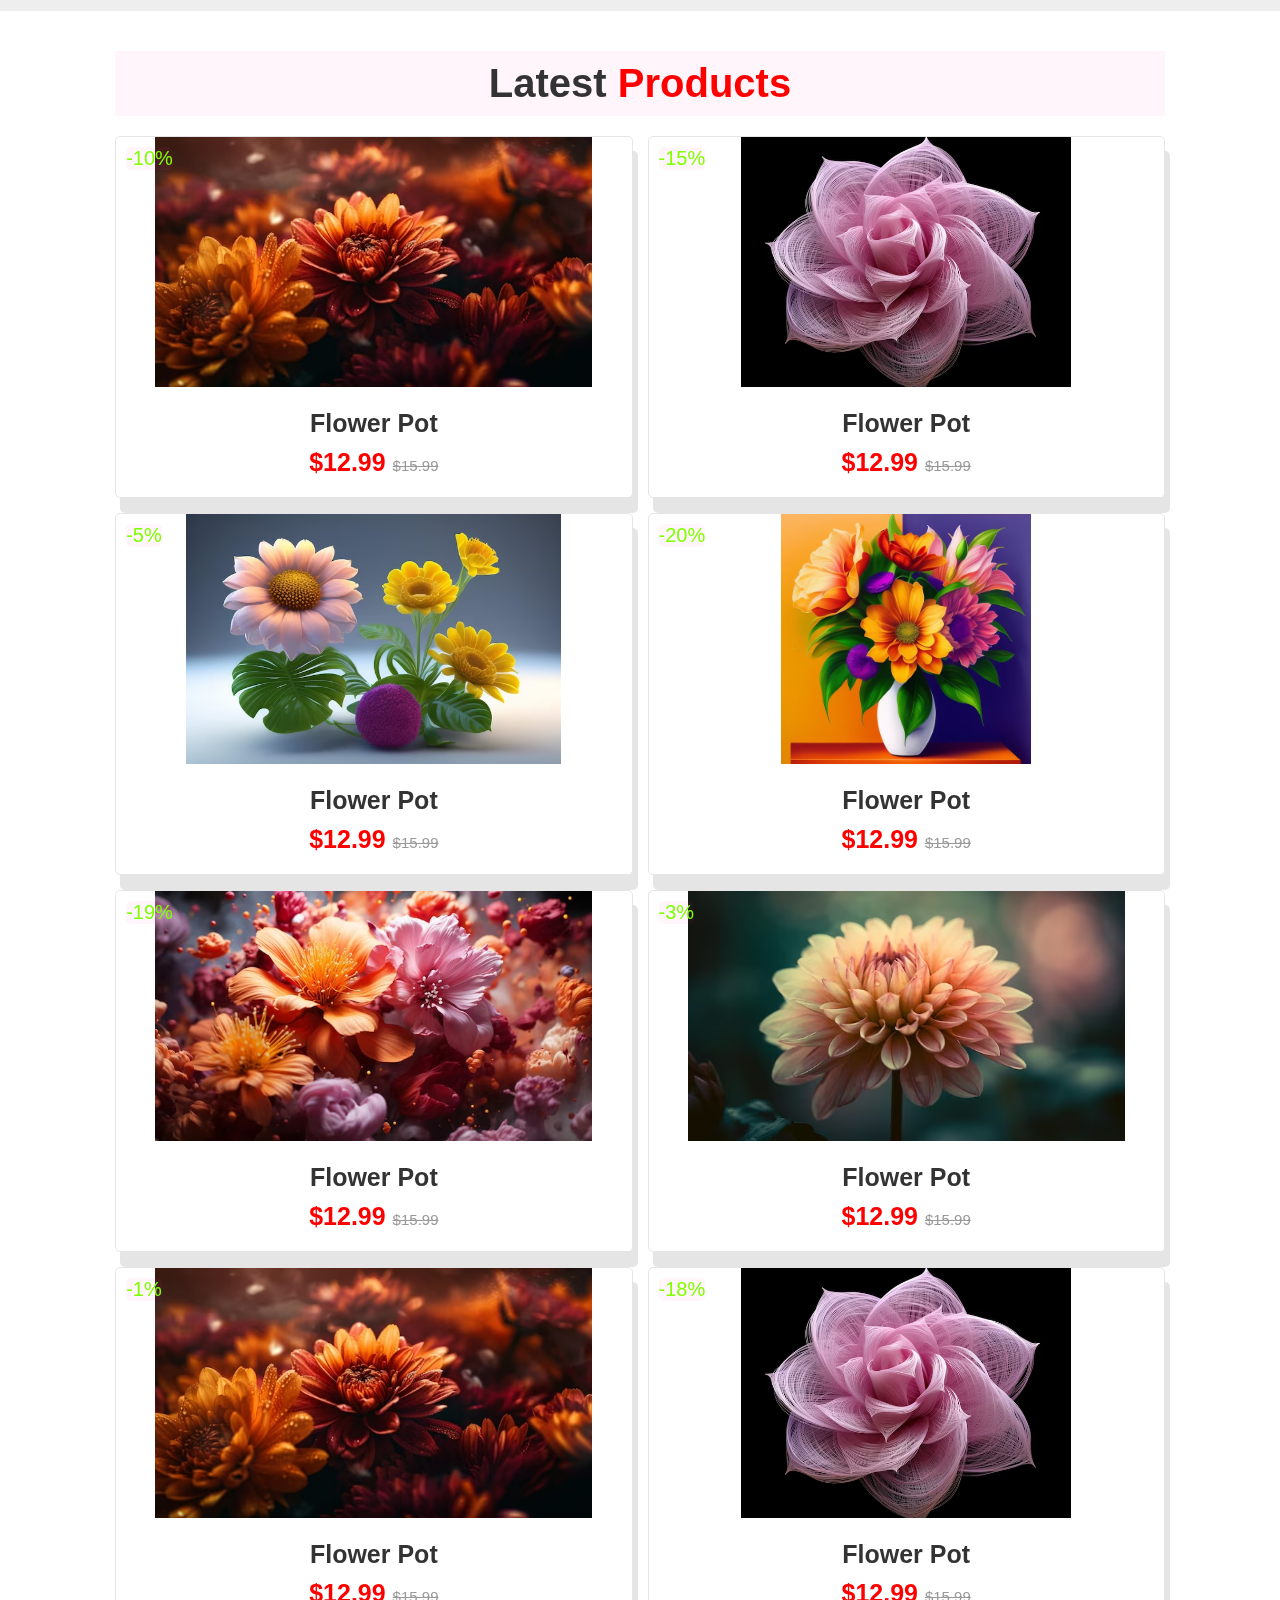
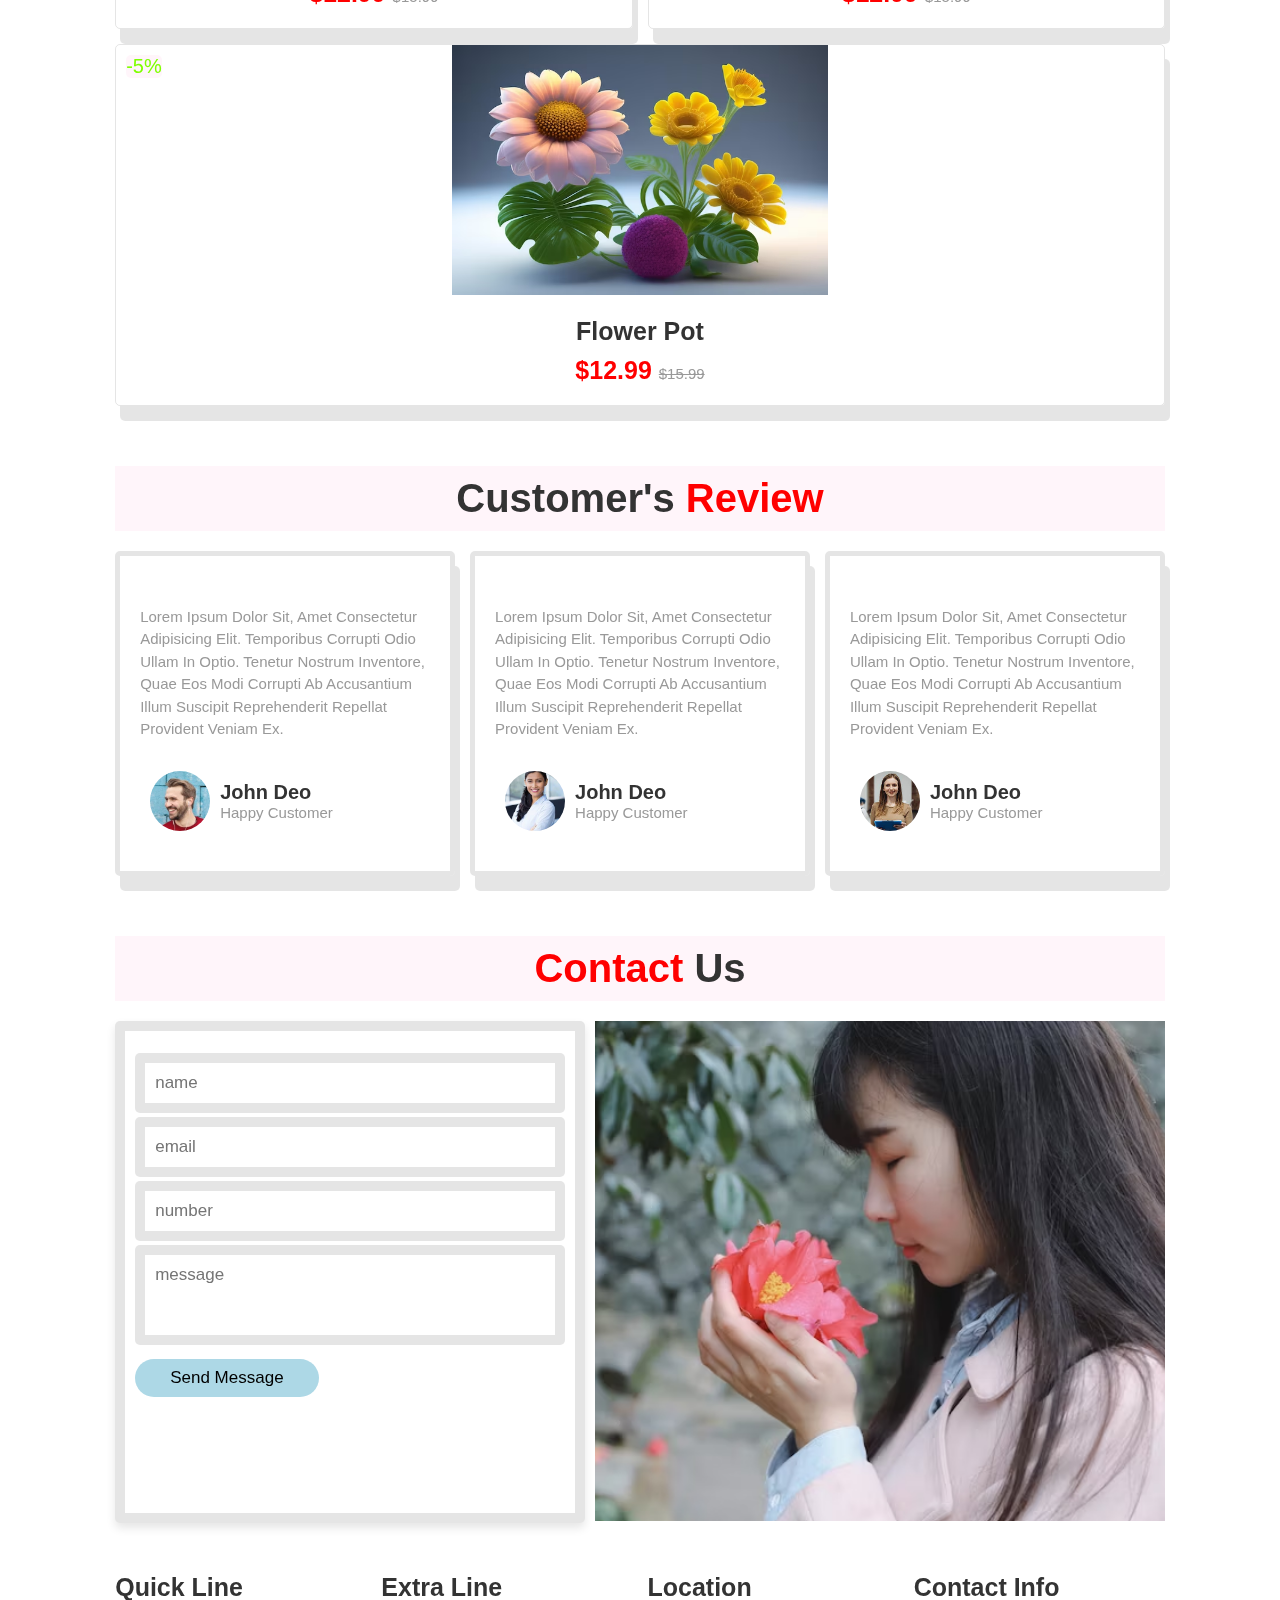
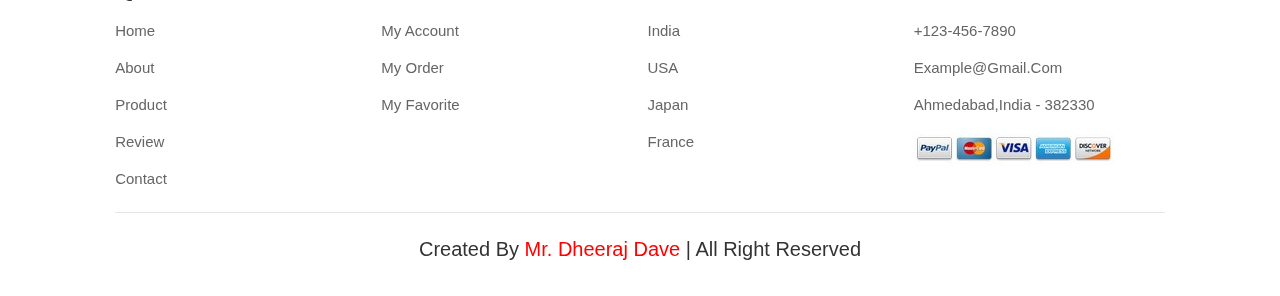
<file: flex/index.html>
<!DOCTYPE html>
<html lang="en">
<head>
    <meta charset="UTF-8">
    <meta name="viewport" content="width=device-width, initial-scale=1.0">
    <title>Document</title>
    <link rel="stylesheet" href="style.css">
    <link rel="stylesheet" href="https://cdnjs.cloudflare.com/ajax/libs/font-awesome/6.5.1/css/all.min.css" integrity="sha512-DTOQO9RWCH3ppGqcWaEA1BIZOC6xxalwEsw9c2QQeAIftl+Vegovlnee1c9QX4TctnWMn13TZye+giMm8e2LwA==" crossorigin="anonymous" referrerpolicy="no-referrer" />
</head>
<body>
    
    <!-- header start -->
    <header>
        <input type="checkbox" name="" id="toggler">
        <label for="toggler" class="fas fa-bars"></label>
        <a href="#" class="logo">Flower.</a>

        <nav class="navbar">
            <a href="#home">Home</a>
            <a href="#about">about</a>
            <a href="#product">product</a>
            <a href="#review">review</a>
            <a href="#contact">contact</a>
        </nav>

        <div class="icons">
            <a href="#" class="fas fa-heart"></a>
            <a href="#" class="fas fa-shopping-cart"></a>
            <a href="#" class="fas fa-user"></a>
        </div>
    </header>
    <!-- header end -->

    <!-- home section start -->
    <section class="home" id="home"> 
        <div class="content">
            <h3>Fresh Flowers</h3>
            <span>Natural & beautiful flowers</span>
            <p>Lorem ipsum dolor, sit amet consectetur adipisicing elit. Aliquam alias eos, unde quasi possimus neque vitae quae autem velit est sequi nisi commodi rem? Iusto totam quae obcaecati perspiciatis eveniet.</p>
            <a href="#" class="btn">Shop now</a>
        </div>
    </section>
    <!-- home section end -->

    <!-- about section start -->
    <section class="about" id="about">
        <h1 class="heading"> <span>about </span>us</h1>
        <div class="row">
            <div class="video-container">
                <video src="./Video/WhatsApp Video 2024-02-22 at 11.56.12.mp4" loop autoplay muted></video>
                <h3>Best Flowers Salllers</h3>
            </div>
            <div class="content">
                <h3>Why choose us?</h3>
                <p>Lorem ipsum dolor sit amet consectetur adipisicing elit. Quae adipisci autem amet eligendi eaque voluptatibus minus, similique veritatis, recusandae ullam aut quia molestias unde perspiciatis deserunt sequi. Dolor, ab ad.</p>
                <p>Lorem ipsum dolor sit amet consectetur, adipisicing elit. Numquam quia doloribus, voluptatem, voluptates accusamus vero neque explicabo nulla deleniti alias inventore sapiente velit. Ipsum, voluptate earum. Ut nemo beatae dolorum!</p>
                <a href="#" class="btn">Learn More</a>
            </div>
        </div>
    </section>
    <!-- about section end -->

    <!-- icons section start -->
    <section class="icons-container">
        <div class="icons">
            <img src="./Images/shipping.avif" alt="">
            <div class="info">
                <h3>free delivery</h3>
                <span>on all orderes</span>
            </div>
        </div>

        <div class="icons">
            <img src="./Images/money return.avif" alt="">
            <div class="info">
                <h3>10 days returns</h3>
                <span>moneyback guarentee</span>
            </div>
        </div>

        <div class="icons">
            <img src="./Images/gift-voucher.avif" alt="">
            <div class="info">
                <h3>offer & gift</h3>
                <span>on all orderes</span>
            </div>
        </div>

        <div class="icons">
            <img src="./Images/card.avif" alt="">
            <div class="info">
                <h3>secure payment</h3>
                <span>proceted by paypal</span>
            </div>
        </div>

    </section>
    <!-- icons section end -->

    
    <!-- product section start -->
    <section class="products" id="products">
        <h1 class="heading">Latest <span>products</span></h1>
        <div class="box-container">
            <div class="box">
                <span class="discount">-10%</span>
                <div class="image">
                    <img src="./Images/img1.avif" alt="">
                    <div class="icons">
                        <a href="#" class="fas fa-heart"></a>
                        <a href="#" class="cart-btn">add to cart</a>
                        <a href="#" class="fas fa-share"></a>
                    </div>
                </div>
                <div class="content">
                    <h3>Flower Pot</h3>
                    <div class="price"> $12.99 <span>$15.99</span></div>
                </div>
            </div>
            
            <div class="box">
                <span class="discount">-15%</span>
                <div class="image">
                    <img src="./Images/img2.avif" alt="">
                    <div class="icons">
                        <a href="#" class="fas fa-heart"></a>
                        <a href="#" class="cart-btn">add to cart</a>
                        <a href="#" class="fas fa-share"></a>
                    </div>
                </div>
                <div class="content">
                    <h3>Flower Pot</h3>
                    <div class="price"> $12.99 <span>$15.99</span></div>
                </div>
            </div>
                                                
            <div class="box">
                <span class="discount">-5%</span>
                <div class="image">
                    <img src="./Images/img3.avif" alt="">
                    <div class="icons">
                        <a href="#" class="fas fa-heart"></a>
                        <a href="#" class="cart-btn">add to cart</a>
                        <a href="#" class="fas fa-share"></a>
                    </div>
                </div>
                <div class="content">
                    <h3>Flower Pot</h3>
                    <div class="price"> $12.99 <span>$15.99</span></div>
                </div>
            </div>
                                            
            <div class="box">
                <span class="discount">-20%</span>
                <div class="image">
                    <img src="./Images/img4.avif" alt="">
                    <div class="icons">
                        <a href="#" class="fas fa-heart"></a>
                        <a href="#" class="cart-btn">add to cart</a>
                        <a href="#" class="fas fa-share"></a>
                    </div>
                </div>
                <div class="content">
                    <h3>Flower Pot</h3>
                    <div class="price"> $12.99 <span>$15.99</span></div>
                </div>
            </div>
                                                
            <div class="box">
                <span class="discount">-19%</span>
                <div class="image">
                    <img src="./Images/img5.avif" alt="">
                    <div class="icons">
                        <a href="#" class="fas fa-heart"></a>
                        <a href="#" class="cart-btn">add to cart</a>
                        <a href="#" class="fas fa-share"></a>
                    </div>
                </div>
                <div class="content">
                    <h3>Flower Pot</h3>
                    <div class="price"> $12.99 <span>$15.99</span></div>
                </div>
            </div>             

            <div class="box">
                <span class="discount">-3%</span>
                <div class="image">
                    <img src="./Images/img6.avif" alt="">
                    <div class="icons">
                        <a href="#" class="fas fa-heart"></a>
                        <a href="#" class="cart-btn">add to cart</a>
                        <a href="#" class="fas fa-share"></a>
                    </div>
                </div>
                <div class="content">
                    <h3>Flower Pot</h3>
                    <div class="price"> $12.99 <span>$15.99</span></div>
                </div>    
            </div>
                                                
            <div class="box">
                <span class="discount">-1%</span>
                <div class="image">
                    <img src="./Images/img1.avif" alt="">
                    <div class="icons">
                        <a href="#" class="fas fa-heart"></a>
                        <a href="#" class="cart-btn">add to cart</a>
                        <a href="#" class="fas fa-share"></a>
                    </div>
                </div>
                <div class="content">
                    <h3>Flower Pot</h3>
                    <div class="price"> $12.99 <span>$15.99</span></div>
                </div>
            </div>
                                                
            <div class="box">
                <span class="discount">-18%</span>
                <div class="image">
                    <img src="./Images/img2.avif" alt="">
                    <div class="icons">
                        <a href="#" class="fas fa-heart"></a>
                        <a href="#" class="cart-btn">add to cart</a>
                        <a href="#" class="fas fa-share"></a>
                    </div>
                </div>
                <div class="content">
                    <h3>Flower Pot</h3>
                    <div class="price"> $12.99 <span>$15.99</span></div>
                </div>
            </div>
                                            
            <div class="box">
                <span class="discount">-5%</span>
                <div class="image">
                    <img src="./Images/img3.avif" alt="">
                    <div class="icons">
                        <a href="#" class="fas fa-heart"></a>
                        <a href="#" class="cart-btn">add to cart</a>
                        <a href="#" class="fas fa-share"></a>
                    </div>
                </div>
                <div class="content">
                    <h3>Flower Pot</h3>
                    <div class="price"> $12.99 <span>$15.99</span></div>
                </div>
            </div>
        </div>
    </section>
    <!-- product section end -->

    <!-- review section start -->
    <section class="review" id="review">
        <h1 class="heading">customer's <span>review</span></h1>

        <div class="box-container">
            <div class="box">
                <div class="stars">
                    <i class="fas fa-star"></i>
                    <i class="fas fa-star"></i>
                    <i class="fas fa-star"></i>
                    <i class="fas fa-star"></i>
                    <i class="fas fa-star"></i>
                </div>
                <p>Lorem ipsum dolor sit, amet consectetur adipisicing elit. Temporibus corrupti odio ullam in optio. Tenetur nostrum inventore, quae eos modi corrupti ab accusantium illum suscipit reprehenderit repellat provident veniam ex.</p>
                <div class="user">
                    <img src="./Images/img7.jpeg" alt="">
                    <div class="user-info">
                        <h3>John Deo</h3>
                        <span>Happy Customer</span>
                    </div>
                </div>
                <!-- <span class="fas fa-quote-right"></span> -->
            </div>

            <div class="box">
                <div class="stars">
                    <i class="fas fa-star"></i>
                    <i class="fas fa-star"></i>
                    <i class="fas fa-star"></i>
                    <i class="fas fa-star"></i>
                    <i class="fas fa-star"></i>
                </div>
                <p>Lorem ipsum dolor sit, amet consectetur adipisicing elit. Temporibus corrupti odio ullam in optio. Tenetur nostrum inventore, quae eos modi corrupti ab accusantium illum suscipit reprehenderit repellat provident veniam ex.</p>
                <div class="user">
                    <img src="./Images/img8.jpeg" alt="">
                    <div class="user-info">
                        <h3>John Deo</h3>
                        <span>Happy Customer</span>
                    </div>
                </div>
                <!-- <span class="fas fa-quote-right"></span> -->
            </div>

            <div class="box">
                <div class="stars">
                    <i class="fas fa-star"></i>
                    <i class="fas fa-star"></i>
                    <i class="fas fa-star"></i>
                    <i class="fas fa-star"></i>
                    <i class="fas fa-star"></i>
                </div>
                <p>Lorem ipsum dolor sit, amet consectetur adipisicing elit. Temporibus corrupti odio ullam in optio. Tenetur nostrum inventore, quae eos modi corrupti ab accusantium illum suscipit reprehenderit repellat provident veniam ex.</p>
                <div class="user">
                    <img src="./Images/img9.jpeg" alt="">
                    <div class="user-info">
                        <h3>John Deo</h3>
                        <span>Happy Customer</span>
                    </div>
                </div>
                <!-- <span class="fas fa-quote-right"></span> -->
            </div>
        </div>
    </section>
    <!-- review section end -->

    <!-- contact section start -->
    <section class="contact" id="contact">
        <h1 class="heading"> <span>contact</span> us</h1>
        <div class="row">
            <form action="">
                <input type="text" placeholder="name" class="box">
                <input type="email" placeholder="email" class="box">
                <input type="number" placeholder="number" class="box">
                <textarea name=""  class="box" placeholder="message" id="" cols="30" rows="10"></textarea>
                <input type="submit" value="send message" class="btn">
            </form>
            <div class="image">
                <img src="./Images/img10.avif" alt="">
            </div>
        </div>

    </section>
    <!-- contact section end -->

    <!-- footer section start -->
    <section class="footer">
        <div class="box-container">
            <div class="box">
                <h3>quick line</h3>
                <a href="#">home</a>
                <a href="#">about</a>
                <a href="#">product</a>
                <a href="#">review</a>
                <a href="#">contact</a>
            </div>

            <div class="box">
                <h3>extra line</h3>
                <a href="#">my account</a>
                <a href="#">my order</a>
                <a href="#">my favorite</a>
            </div>

            <div class="box">
                <h3>location</h3>
                <a href="#">india</a>
                <a href="#">USA</a>
                <a href="#">Japan</a>
                <a href="#">france</a>
            </div>

            <div class="box">
                <h3>contact info</h3>
                <a href="#">+123-456-7890</a>
                <a href="#">example@gmail.com</a>
                <a href="#">Ahmedabad,india - 382330</a>
                <img src="./Images/payment-card.jpeg" alt="">
            </div>
        </div>

        <div class="credit">
            created by <span>Mr. Dheeraj Dave</span> | all right reserved
        </div>
    </section>



    <!-- footer section end -->



</body>

</html>
</file>
<file: style.css>
@import url('https://fonts.googleapis.com/css2?family=Lobster+Two:ital,wght@0,400;0,700;1,400;1,700&family=Rubik:ital,wght@0,300;0,400;0,500;0,600;0,700;1,300;1,400;1,500;1,600&display=swap');

* {
    box-sizing: border-box;
    padding: 0;
    margin: 0;
    text-decoration: none;
    list-style: none;
}

.body {
    scroll-behavior: smooth;
    font-family: 'lobster Two';
}

.preloader {
    top: 0;
    left: 0;
    width: 100%;
    height: 100vh;
    background: black;
    display: flex;
    justify-content: center;
    align-items: center;
    z-index: 9999;
    overflow-X: hidden;

}

.loader {
    width: 80%;
    height: auto;
    animation: spin 2s infinite;
    text-align: center;
    font-size: 25px;
    font-weight: 1000;
    color: whitesmoke;
    font-family: cursive;
}

@keyframes spin {
    0% {
        transform: translateX(-200px)
    }

    100% {
        transform: translateX(300px);
    }
}

.main {
    display: none;
    transition: 1s ease all;
}

.padding-15 {
    padding: 0 15px;
}

.nav {
    width: 270px;
    background-image: url(/image/ash-edmonds-XZ0xN0hmpi4-unsplash.jpg);
    background-size: cover;
    background-position: center;
    position: fixed;
    left: 0;
    top: 0;
    z-index: 10;
    height: 100%;
    display: flex;
    justify-content: center;
    align-items: center;
    border-right: 1px solid rgb(165, 164, 164, .2);
}

.main-content {
    padding-left: 270px;
}

.section {
    background: rgb(243, 235, 235);
    min-height: 100vh;
    display: block;
    left: 270px;
    top: 0;
    right: 0;
    z-index: 0;
    opacity: 1;
}

.container {
    max-width: 1100px;
    width: 100%;
    margin: auto;

}

.nav-toggler {
    height: 40px;
    width: 45px;
    cursor: pointer;
    font-size: 30px;
    position: fixed;
    left: 10px;
    top: 20px;
    display: none;

}

.logo {
    position: absolute;
    top: 50px;
    font-size: 30px;
    text-transform: capitalize;
}

.logo a {
    color: whitesmoke;
    font-weight: 700;
    padding: 15px 20px;
    font-size: 30px;
    letter-spacing: 5px;
    position: relative;
    display: inline-block;
    transition: 1s ease all;
}

.logo a::before {
    content: "";
    position: absolute;
    width: 20px;
    height: 20px;
    border-bottom: 5px solid coral;
    border-left: 5px solid coral;
    bottom: 0;
    left: 0;
}

.logo a::after {
    content: "";
    position: absolute;
    width: 20px;
    height: 20px;
    border-top: 5px solid coral;
    border-right: 5px solid coral;
    top: 0;
    right: 0;
}

.logo a:hover {
    color: rgba(0, 233, 255, 1.5);
    transform: scale(1.1);
    box-shadow: 0px 0px 5px rgba(0, 233, 255, 1.5);
}

.logo a span {
    font-family: 'clicker Script', cursive;
    font-family: 40px;

}

.navbar {
    height: auto;
    margin-top: 20%;
}

.navbar ul li {
    text-align: center;
    border-bottom: 1px solid rgba(165, 164, 164, 0.2);
    font-family: sans-serif;
}

.navbar a {
    font-weight: 400;
    font-size: 20px;
    color: whitesmoke;
    padding: 5px;
    margin-top: 10px;
    display: inline-block;
    transition: 1s ease all;
}

.navbar a:hover {
    transform: scale(1.2);
    color: rgba(0, 233, 255, 1.5);
    box-shadow: 0px 0px 5px rgba(0, 233, 255, 1.5);

}

/* ------------home section--------- */
.home {
    background-image: url(/image/florian-olivo-4hbJ-eymZ1o-unsplash.jpg);
    background-size: cover;
    background-position: center;
    display: flex;
    justify-content: center;
    align-items: center;
}
.home .container
{
    flex: 0 0 50%;
    max-width: 50%;
}

.socialicon {
    transform: translate(60px, 0px);
}

.socialicon a {
    font-size: 20px;
    padding-right: 20px;
    color: white;
    text-align: center;
}

.socialicon a i {
    background-color: black;
    border-radius: 50%;
    padding: 10px;
    transition: 1s ease all;
}

.socialicon a i:hover {
    background-color: coral;
    transform: scale(1.2);
    color: black;
    box-shadow: 0px 0px 5px rgba(0, 233, 255, 1.5);
}

.information {
    margin-top: 80px;
    padding: 10px;
    color: white;
    cursor: pointer;
    transform: translate(60px, 0px);
}

.information h3 {
    font-size: 30px;
    font-weight: 600;
    letter-spacing: 2px;
}

.information h1 {
    margin-top: 10px;
    font-size: 50px;
    font-weight: 800;
    letter-spacing: 2px;
    font-family: cursive;
}

.information p {
    margin-top: 40px;
    font-size: 20px;
    font-weight: 500;
}

.btn {
    margin-top: 100px;
    margin-left: 50px;
}

.btn a {
    background-color: coral;
    padding: 15px 20px;
    border-radius: 15px;
    color: white;
    text-align: center;
    font-size: 20px;
    display: inline-block;
    transition: 1s ease all;
}

.btn a:hover {
    background-color: coral;
    transform: scale(1.1);
    color: rgba(0, 233, 255, 1.5);
    box-shadow: 0px 0px 10px rgba(0, 233, 255, 1.5);
}

.profileimage {
    transform: translate(-70px, 0px);
    border-radius: 50%;
    padding: 5px;
    flex: 0 0 50%;
    max-width: 50%;
}

.profileimage img {
    float: right;
    height: 250px;
    width: 250px;
    object-fit: cover;
    object-position: center;
    border-radius: 50%;

}

/* ------------about section-------- */
section .container {
    padding-top: 60px;

}

.section-title {
    flex: 0 0 100%;
    max-width: 100%;
    margin-bottom: 60px;
}

.section-title h2 {
    font-size: 40px;
    font-weight: 700;
    font-family: fantasy;
    position: relative;
    letter-spacing: 2px;
}

.section-title h2::before {
    content: "";
    height: 4px;
    width: 80px;
    background-color: red;
    position: absolute;
    top: 100%;
    left: 0;
}

.section-title h2::after {
    content: "";
    height: 4px;
    width: 40px;
    background-color: red;
    position: absolute;
    top: 100%;
    left: 0;
    margin-top: 8px;
}

.row {
    display: flex;
    flex-wrap: wrap;
}

.about-content {
    flex: 0 0 100%;
    max-width: 100%;
}

.about-self {
    text-align: center;
    margin-top: 10px;
}

.about-self h1 {
    margin-bottom: 10px;
    font-weight: 600;
    font-size: 35PX;
    color: black;
    font-family: sans-serif;
}

.about-self p {
    line-height: 25Px;
    font-size: 18px;
    font-weight: 600;
    color: black;
}

.personalinfo {
    flex: 0 0 60%;
    max-width: 60%;
    margin-top: 40px;
    border-right: 1px solid rgb(201, 197, 197);
}

.skills {
    flex: 0 0 40%;
    max-width: 40%;
    margin-top: 40px;
}

.personalinfo h3 {
    text-align: center;
    font-size: 25px;
    margin-bottom: 20px;
    font-weight: 700;
    text-transform: uppercase;
    font-family: cursive;
}

.info {
    flex: 0 0 50%;
    max-width: 50%;
    padding: 20px 15px;
}

.info p {
    font-size: 15px;
    font-weight: 700;
}

.info span {
    font-size: 15px;
    font-weight: 300;
    color: rgb(90, 88, 88);
    margin-left: 4px;
}

.skills {
    flex: 0 0 40%;
    max-width: 40%;
}

.skills h3 {
    text-align: center;
    margin-bottom: 20px;
    font-size: 25px;
    font-weight: 700;
    text-transform: uppercase;
    font-family: cursive;
}

.skills .skillsitem {
    flex: 0 0 100%;
    max-width: 100%;
    margin-bottom: 20px;
}

.skillsitem h5 {
    line-height: 40px;
    font-weight: 600;
}

.skillsitem .progress {
    height: 7px;
    width: 100%;
    border-radius: 4px;
    background-color: rgb(146, 143, 143);
    position: relative;
}

.skillsitem .progress .progressbar {
    position: absolute;
    top: 0;
    left: 0;
    height: 100%;
    border-radius: 4px;
    background-color: red;
}

.skillsitem .skillpercentage {
    position: absolute;
    top: -30px;
    right: 0;
    font-size: 15px;
    color: rgb(102, 101, 101);
}

/* .............portfolio section...... */
.portcontainer {
    padding-top: 60px;
}

.project-gallery {
    display: flex;
    flex-wrap: wrap;
    justify-content: space-between;
}

.project-gallery .site1 {
    height: 150%;
    flex: 0 0 32%;
    max-width: 32%;
    position: relative;
    overflow: hidden;
}

.project-gallery .site1 img {
    height: 100%;
    width: 100%;
    object-fit: cover;
}

.site1::before {
    content: "";
    height: 100%;
    width: 100%;
    background: rgba(0, 0, 0, .3);
    position: absolute;
    top: 80%;
    left: -100%;
    transition: 1s ease all;
}

.site1:hover::before {
    top: 0;
    left: 0;
}

.site1 h3 {
    color: black;
    position: absolute;
    top: 45%;
    left: 30%;
    font-size: 30px;
    font-weight: 800;
    opacity: 0;
    text-transform: uppercase;
    transition: 1s ease all;
}

.site1:hover h3 {
    opacity: 1;
    color: rgb(255, 0, 0);
    border-bottom: 5px solid white;
}

.site1:hover {
    box-shadow: 0px 0px 10px rgba(0, 233, 255, 1.5);
}

.projinfo {
    position: absolute;
    top: 100%;
    color: black;
}

/* .........contact section........  */
.contact-container {
    padding-top: 60px;
    padding-bottom: 60px;
    width: 1100px;
    max-width: 100%;
    height: 100vh;
    background-image: linear-gradient(rgba(0, 0, 0, 0.3), #3551b5), url(/image/pexels-pixabay-33109.jpg);
    background-position: center;
    background-size: cover;

}

.submitform {
    width: 100%;
    display: flex;
    flex-wrap: wrap;
    align-items: center;
    justify-content: center;
}

form {
    width: 90%;
    max-width: 600px;
}

.input-name {
    margin-bottom: 30px;
    position: relative;
}

input,
textarea {
    width: 100%;
    padding: 10px;
    outline: 0;
    font-size: 18px;
    color: white;
    background: transparent;
    border: 1px solid white;
    border-radius: 10px;
    cursor: text;
}

input:hover,
textarea:hover {
    box-shadow: 0px 0px 10px rgba(0, 233, 255, 1.5);
    border: inset 1px;
}

label {
    color: white;
    padding: 10px;
    position: absolute;
    top: 0;
    left: 0;
    transition: 1s ease all;
}

input:focus~label,
input:valid~label,
textarea:focus~label,
textarea:valid~label {
    top: -35px;
}

.btn1 {
    margin: 0px 40%;
}

button {
    padding: 10px;
    text-align: center;
    background: transparent;
    color: white;
    border-radius: 10px;
    cursor: pointer;
}

button:hover {
    box-shadow: 0px 0px 10px rgba(0, 233, 255, 1.5);
    border: inset 1px white;
}

.row1 {
    display: flex;
    flex-wrap: wrap;
    justify-content: space-between;
    align-items: center;
}

.row1 .input-name {
    flex-basis: 48%;
}
</file>
<file: media.css>
@media(max-width:1189px)
{
    .personalinfo
    {
        flex: 0 0 100%;
        max-width: 100%;
    }
    .skills
    {
        flex: 0 0 100%;
        max-width: 100%;
    }
}
@media(max-width:1049px)
{
    .information h3 
    {
        font-size: 25px;
    }
    .information h1 
    {
        font-size: 30px;
    }
    .information p 
    {
        font-size: 20px;
    }
}

@media(max-width:896px)
{
    .home .container 
    {
        padding: 0px;
        margin-left: 10px;
        /* line-height: 30px; */
    }
    .profileimage
    {
        margin-left: 80px;
    }
}
@media (max-width:767px)
{

    .nav.hide
    {
        left: -400px;
    }

    .main-content
    {
        padding-left: 0;
    }
    .nav-toggler 
    {
        display: block;
        color: white;
        /* margin-right: 100%; */
    }
    .nav
    {
        width: 50%;
        height: 100vh;
        left:-380px;
        overflow: hidden;
        background-color: rgba(159, 159, 247,.8);  
    }
    
    .nav.active
    {
        left: 0px;
        transition: 1s ease all;  

    }
    .nav .navbar ul
    {
        width: 100%;
        height: 300px;
        top: 0;
        right: 0;
        left: 270px;
    }
    .nav .navbar ul li
    {
        width: 100%;
        padding: 10px;
        top: 60px;
    }
    .nav ul li a
    {
        line-height: 40px;
        width: 100%;
        height: 100%;
    }
    .project-gallery .site1
    {
        flex: 0 0 100%;
        max-width: 100%;
        height: 300px;
        margin-bottom: 30px;
    }
    .row1 .input-name
    {
        flex-basis: 100%;
    }
    .btn1
    {
        margin: 0px 35%;
        margin-bottom:10px ;
    }
    .contact-container
    {
        padding-top:60px ;
        height: auto;
    }
    .input-name
    {
        margin-bottom: 20px;
    }
    label
    {
        font-size: 14px;
    }
    input:focus~label,
    input:valid~label,
    textarea:focus~label,
    textarea:valid~label
    {
        top: -30px;
    }
    .information h3
    {
        font-size: 25px;
    }
    
        
    
}
@media (max-width:570px)
{
    .profileimage
    {
        margin-left:130px;
    }
    .profileimage img 
    {
        height: 200px;
        width: 200px;
        margin-left :40px;
    }
    .socialicon a
    {
        padding-right: 5px;
        font-size:18px;
    }
    .socialicon
    {
        margin-bottom:100px;
    }
    .information h3
    {
        font-size: 20px;
    }
    .information h1
    {
        font-family:none;
        font-size:40px;
    }
    .information p
    {
        margin-top: 20px;
        font-size: 20px;
        font-weight: 600;
    }
    .btn a 
    {
        padding: 10px 20px;
        border-radius: 15px;
        font-size: 9px;
        font-weight:500;
        text-align:none;
        float:start;
    }
    .btn
    {
        margin-top:20px;
        margin-left:50px;
        flex-basis:100%;
    }
    .section-title h2
    {
    font-size: 30px;
    font-family: none;
    letter-spacing: 1px;
    }
    
    
    .about-self h1
    {
    font-size: 25PX;
    }

    .about-self p 
    {
    font-size: 10px;
    }

    .personalinfo h3 {
    font-size: 25px;
    font-family: none;
    }

    .skills h3 
    {
    font-family: none;
    }
    .info
    {
    flex: 0 0 60%;
    max-width: 60%;
    padding: 20px 10px;
    }
    .home
    {
    background-image: url("image/florian-olivo-4hbJ-eymZ1o-unsplash.jpg");
    }


}
</file>
<file: Bootstrap/style.css>
.bg1{
    background-color: rgba(168,215,65,255);
}

@keyframes right{
    from {transform: rotate(0deg);}
    to {transform: rotate(10deg);} 
}

.btn{
    background-color: black;
    color: white;
    border: 2px solid white;
    font-size: 25px;
    transform: rotate(0deg);
    transition: 0.4s;
    
}
.btn:hover{
    /* animation: right 1s; */
    transform: rotate(6deg);
    background-color: white;
    border: 2px solid black;
    box-shadow: 0 5px 10px black;
    color: black;
}
#icon{
    color: rgba(168,215,65,255);
}
.card{
    border: none;
}

.first{
    transform: rotate(0deg);
    transition: 0.4s;
}
.first:hover{
    transform: rotate(-1deg);
}
#row{
    background-color: rgba(168,215,65,255);
}
.item-wrapper{
    overflow: hidden;
    transform: rotate(0deg);
    transition: 0.4s;
}
.item-wrapper:hover{
    transform: rotate(-3deg);
}
#item{
    /* background-color: rgba(238,238,238,255); */
    overflow: hidden;
    transform: rotate(0deg);
    transition: 0.4s;
}
#item:hover{
    box-shadow: 0 5px 10px black;
    transform: rotate(-3deg);
}
.buy{
    background-color: rgba(168,215,65,255) ;
    color: black;
}
#box{
    overflow: hidden;
    position: relative;
}
#you{
    position: absolute;
    top: 38%;
    left: 45%;
    color: rgba(168,215,65,255);
}
#you:hover{
    color: rgba(168,215,65,0.8);
}
textarea{
    height: 200px;
}
input{
    height: 60px;
}
</file>
<file: flex/style.css>
/* :root */
/* {  */
    /* --pink:aqua */
/* }  */

*
{
    margin: 0;
    padding: 0;
    box-sizing: border-box;
    font-family: Verdana, Geneva, Tahoma, sans-serif;
    outline: none;
    border: none;
    text-decoration: none;
    text-transform: capitalize;
    transition: .2s linear;
}
html
{
    font-size: 62.5%;
    scroll-behavior: smooth;
    scroll-padding-top: 6rem;
    overflow-x: hidden;
}
section
{
    padding: 2rem 9%;
}
.heading
{
    text-align: center;
    font-size: 4rem;
    color: #333;
    padding: 1rem;
    margin: 2rem 0;
    background: rgba(255, 51, 151, .05);
}
.heading span
{
    color: red;
}
.btn
{
    display: inline-block;
    margin-top: 1rem;
    border-radius: 5rem;
    background: lightblue;
    color: black;
    padding: .9rem 3.5rem;
    cursor: pointer;
    font-size: 1.7rem;
}
.btn:hover
{
    background: red;
}
header
{
    position: fixed;
    top: 0;
    left: 0;
    right: 0;
    background: #fff;
    padding: 2rem 9%;
    display: flex;
    align-items: center;
    justify-content: space-between;
    z-index: 1000;
    box-shadow: 0 .5rem 1rem rgba(0,0,0,.1);
}
header .logo
{
    font-size: 3rem;
    color: #333;
    font-weight: bolder;
}
header .navbar a
{
    font-size: 2rem;
    padding: 0 1.5rem;
    color: #666;
}
header .navbar a:hover
{
    color: coral;
}
header .icons a
{
    font-size: 2.5rem;
    color: #333;
    margin-left: 1.5rem;
}
header .icons a:hover
{
    color: coral;
}
header #toggler
{
    display: none;
}
header .fa-bars
{
    font-size: 3rem;
    color: #333;
    border-radius: 8px;
    padding: .5rem 1.5rem;
    cursor: pointer;
    border: .1rem solid rgba(0, 0, 0, .3);
    display: none;
}

.home
{
    display: flex;
    align-items: center;
    min-height: 100vh;
    background: url(./Images/background\ image.avif) no-repeat;
    background-size: cover;
    background-position: center;
}
.home .content
{
    max-width: 50rem;
}
.home .content h3
{
    font-size: 6rem;
    color: #fff;
}
.home .content span
{
    font-size: 3.5rem;
    color: coral;
    padding: 1rem 0;
    line-height: 1.5;
}
.home .content p
{
    font-size: 1.5rem;
    color: chartreuse;
    padding: 1rem 0;
    line-height: 1.5;
}


/* about section start */
.about .row 
{
    display: flex;
    align-items: center;
    gap: 2rem;
    flex-wrap: wrap;
    padding: 2rem 0;
    padding-bottom: 3rem;

}
.about .row .video-container
{
    flex: 1 1 40rem;
    position: relative;
}
.about .row .video-container video
{
    width: 100%;
    border: 1.5rem solid #fff;
    border-radius: .5rem;
    box-shadow: 0.5rem 1rem rgba(0, 0, 0, .1);
    height: 100%;
    object-fit: cover;
}
.about .row .video-container h3
{
    position: absolute;
    top: 50%;
    transform: translateY(-50%);
    font-size: 3rem;
    color: #333;
    background: #fff;
    width: 100%;
    padding: 1rem 2rem;
    text-align: center;
    mix-blend-mode: screen;
}
.about .row .content
{
    flex: 1 1 40rem;
}
.about .row .content h3
{
    font-size: 3rem;
    color: #333;
}
.about .row .content p
{
    font-size: 1.5rem;
    color: #333; 
    padding: .5rem 0;
    padding-top: 1rem;
    line-height: 1.5;  
}
/* about section end */

/* icons section start */
.icons-container
{
    background: #eee;
    display: flex;
    flex-wrap: wrap;
    gap: 1.5rem;
    padding-top: 5rem;
    padding-bottom: 5rem;
}
.icons-container .icons img
{
    margin-right: 2rem;
    width: 80px;
}
.icons-container .icons
{
    background: #fff;
    border: .1rem solid rgba(0, 0, 0, .1);
    padding: 2rem;
    display: flex;
    align-items: center;
    flex: 1 1 25rem;
}
.icons-container .icons h3
{
    color: #333;
    padding-bottom: .5rem;
    font-size: 1.5rem;
}
.icons-container .icons span
{
    color: #999;
    font-size: 1.3rem;
}
/* icons section end  */

/* product section start */
.products .box-container
{
    display: flex;
    flex-wrap: wrap;
    gap: 1.5rem;
}

.products .box-container .box
{
    flex: 1 1 30rem;
    box-shadow: 0.5rem 1.5rem rgba(0, 0, 0, .1);
    border-radius: .5rem;
    border: .1rem solid rgba(0, 0, 0, .1);
    position: relative;
}
.products .box-container .box .discount
{
    position: absolute;
    top: 1rem;
    left: 1rem;
    /* padding: 7rem 1rem; */
    font-size: 2rem;
    color: chartreuse;
    background: rgba(255, 51, 153, .05);
    z-index: 1;
    border-radius: .5rem;
}
.products .box-container .box .image
{
    position: relative;
    text-align: center;
    /* padding-top: 2rem; */
    overflow: hidden;
}
.products .box-container .box img
{
    height: 25rem;
}
.products .box-container .box:hover img
{
    transform: scale(1.1);
}
.products .box-container .box .image .icons
{
    position: absolute;
    bottom: -7rem;
    left: 0;
    right: 0;
    display: flex;
}
.products .box-container .box:hover .image .icons
{
    bottom: 0;
    transition: 1s;
}
.products .box-container .box .image .icons a
{
    height: 5rem;
    line-height: 5rem;
    font-size: 2rem;
    width: 50%;
    background: red;
    color: #fff;
}
.products .box-container .box .image .icons .cart-btn
{
    border-left: .1rem solid #fff7;
    border-right: .1rem solid #fff7;
    width: 100%;
}
.products .box-container .box .image .icons a:hover
{
    background: #333;
}
.products .box-container .box .content
{
    padding: 2rem;
    text-align: center;
}
.products .box-container .box .content h3
{
    font-size: 2.5rem;
    color: #333;
}
.products .box-container .box .content .price
{
    font-size: 2.5rem;
    color: red;
    font-weight: bolder;
    padding-top: 1rem;
}
.products .box-container .box .content span
{
    font-size: 1.5rem;
    color: #999;
    font-weight: lighter;
    text-decoration: line-through;
}
/* product section end */

/* review section start */

.review .box-container
{
    display: flex;
    flex-wrap: wrap;
    gap: 1.5rem;
}
.review .box-container .box
{
    flex: 1 1 3rem;
    box-shadow: 0.5rem 1.5rem rgba(0, 0, 0, .1);
    border-radius: .5rem;
    padding: 3rem 2rem;
    position: relative;
    border: .5rem solid rgba(0, 0, 0, .1);
}
.review .box-container .box .fa-quote-right
{
    position: absolute;
    bottom: 3rem;
    right: 3rem;
    font-size: 6rem;
    color: #eee;
}
.review .box-container .box .stars i
{
    color: red;
    font-size: 2rem;
}
.review .box-container .box p
{
    color: #999;
    font-size: 1.5rem;
    line-height: 1.5;
    padding-top: 2rem;
}
.review .box-container .box .user
{
    display: flex;
    align-items: center;
    padding-top: 2rem;
}
.review .box-container .box .user img
{
    height: 6rem;
    width: 6rem;
    border-radius: 50%;
    object-fit: cover;
    margin: 1rem;
}
.review .box-container .box .user h3
{
    font-size: 2rem;
    color: #333;
}
.review .box-container .box .user span
{
    font-size: 1.5rem;
    color: #999;
}
/* review section end */

/* contact section start */
.contact .row
{
    display: flex;
    flex-wrap: wrap-reverse;
    gap: 1rem;
    /* align-items: center; */
}
.contact .row form
{
    flex: 1 1 20rem;
    padding: 2rem 1rem;
    box-shadow: 0 .5rem 1rem rgba(0, 0, 0, .1);
    border: 1rem solid rgba(0, 0, 0, .1);
    background: #fff;
    border-radius: .5rem;
}
.contact .row .image
{
    flex: 1 1 30rem;
}
.contact .row .image img
{
    width: 100%;
    height: 500px;
    object-fit: cover;
    
}
.contact .row form .box
{
    padding: 1rem;
    font-size: 1.7rem;
    color: #333;
    text-transform: none;
    border: 1rem solid rgba(0, 0, 0, .1);
    border-radius: .5rem;
    margin: .2rem 0;
    width: 100%;
}
.contact .row form .box:focus
{
    border-color: red;
}
.contact .row form textarea
{
    height: 10rem;
    resize: none;
}
/* contact section end */

/* footer section start */
.footer .box-container
{
    display: flex;
    flex-wrap: wrap;
    gap: 1.5rem;
}
.footer .box-container .box
{   
    flex:1 1 25rem;
}
.footer .box-container .box h3
{
    color: #333;
    font-size: 2.5rem;
    padding: 1rem 0;   
}
.footer .box-container .box a
{
    display: block;
    color: #666;
    font-size: 1.5rem;
    padding: 1rem 0;   
}
.footer .box-container .box a:hover
{
    color: red;
    text-decoration: underline;
}
.footer .box-container .box img
{
    margin-top: 1rem;
}
.footer .credit
{
    text-align: center;
    padding: 1.5rem;
    margin-top: 1.5rem;
    padding-top: 2.5rem;
    font-size: 2rem;
    color: #333;
    border-top: .1rem solid rgba(0, 0, 0, .1);
}
.footer .credit span
{
    color: red;
}
/* footer section end */


/* media query start */
@media(max-width:991px)
{
    html
   {
       font-size: 55%;
    }
    header
    {
        padding: 2rem;
    }
    section
    {
        padding: 2rem;
    }
    .home
    {
        background-position: left;
    }
}
@media(max-width:768px)
{
    header .fa-bars
    {
        display: block;
    }
    header .navbar
    {
        position: absolute;
        top: 100%;
        left: 0;
        right: 0;
        background: #eee;
        border-top: .1rem solid rgba(0, 0, 0, .1);
        /* clip-path: polygon(0 0,100% 0,100% 0,0 0); */
        display: none;
    }
    header #toggler:checked ~ .navbar
    {
        /* clip-path: polygon(0 0,100% 0,100% 0,0 0);    */
        display: block;
    }
    header .navbar a
    {
        margin: 1.5rem;
        padding: 1.5rem;
        background: #fff;
        border: .1rem solid rgba(0, 0, 0, .1);
        display: block;
    }
    .home .content h3
    {
        font-size: 5rem;
    }
    .home .content span
    {
        font-size: 2.5rem;
    }
    .icons-container .icons h3
    {
        font-size: 2rem;
    }
.icons-container .icons span
    {
        font-size: 1.7rem;
    }

}

@media(max-width:450px)
{
    html
{
    font-size: 50%;
}
.heading
{
    font-size: 3rem;
}
}
/* media query end */
</file>
